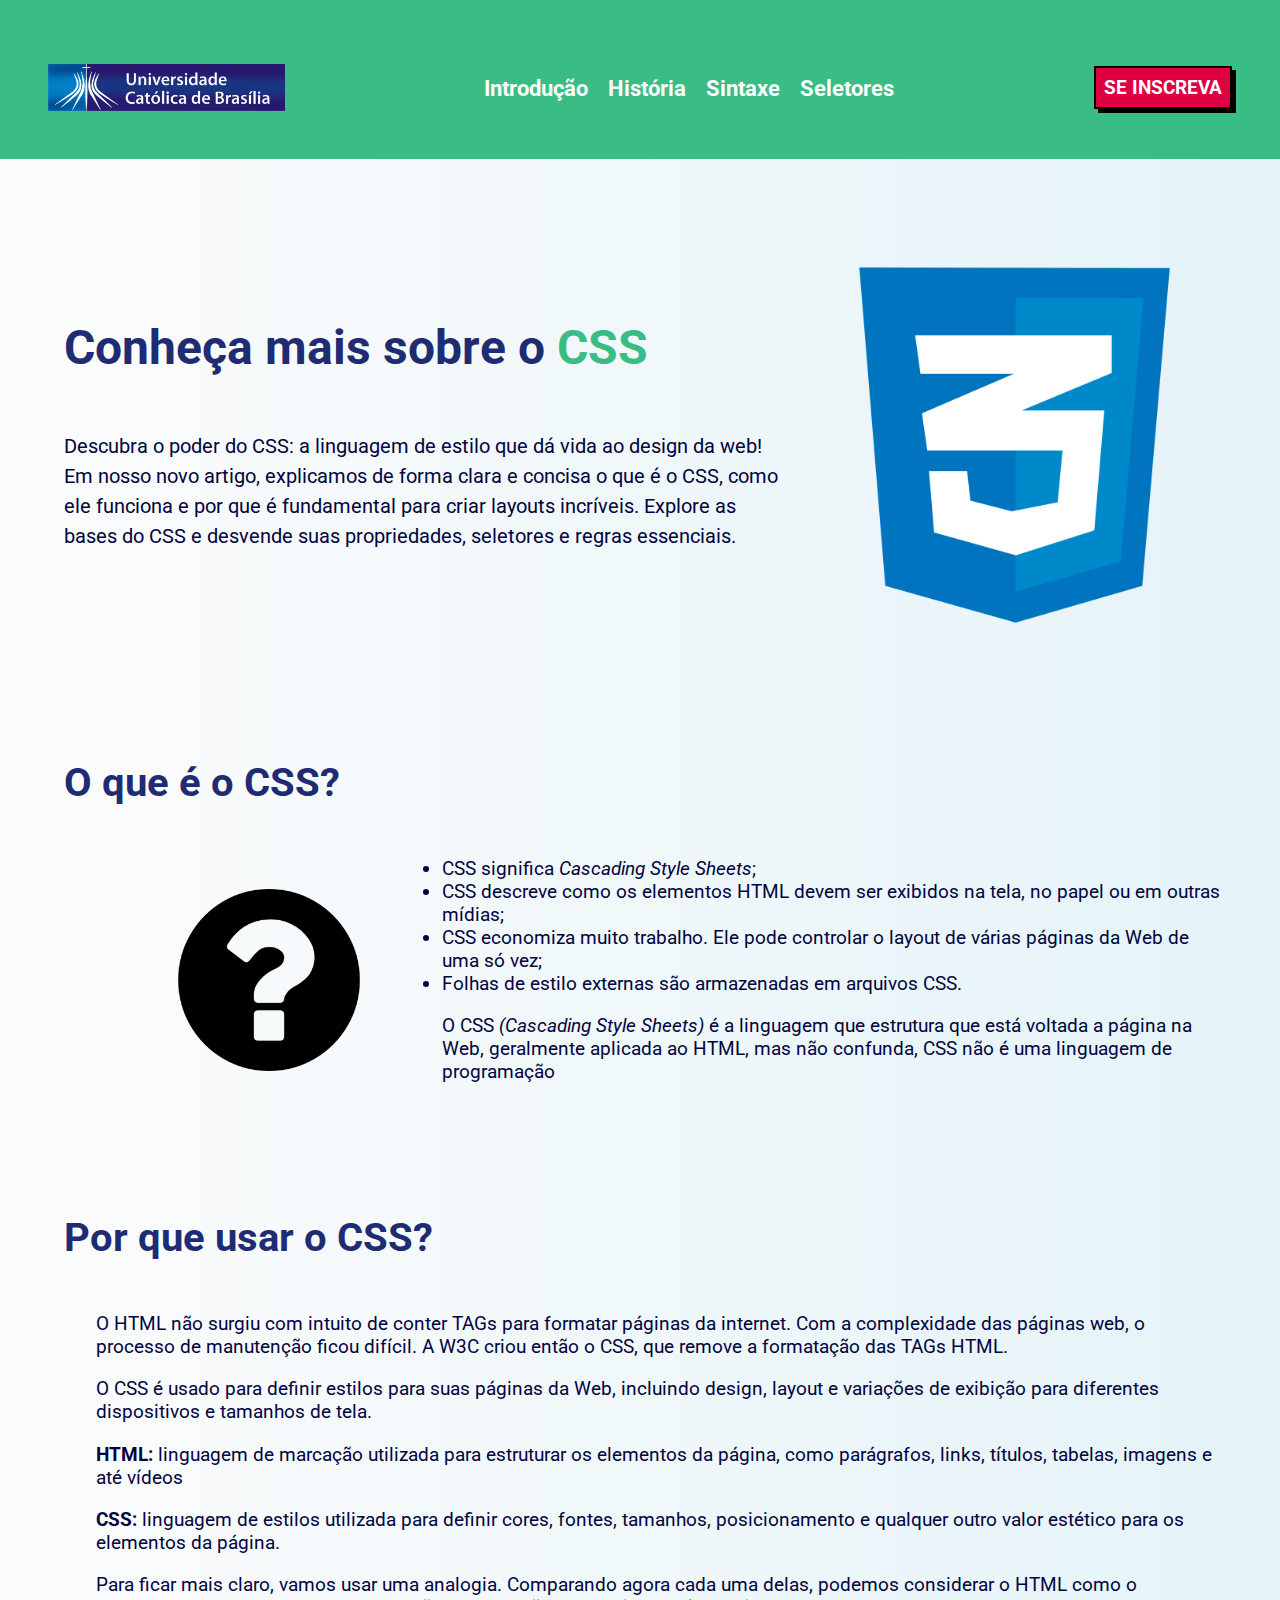
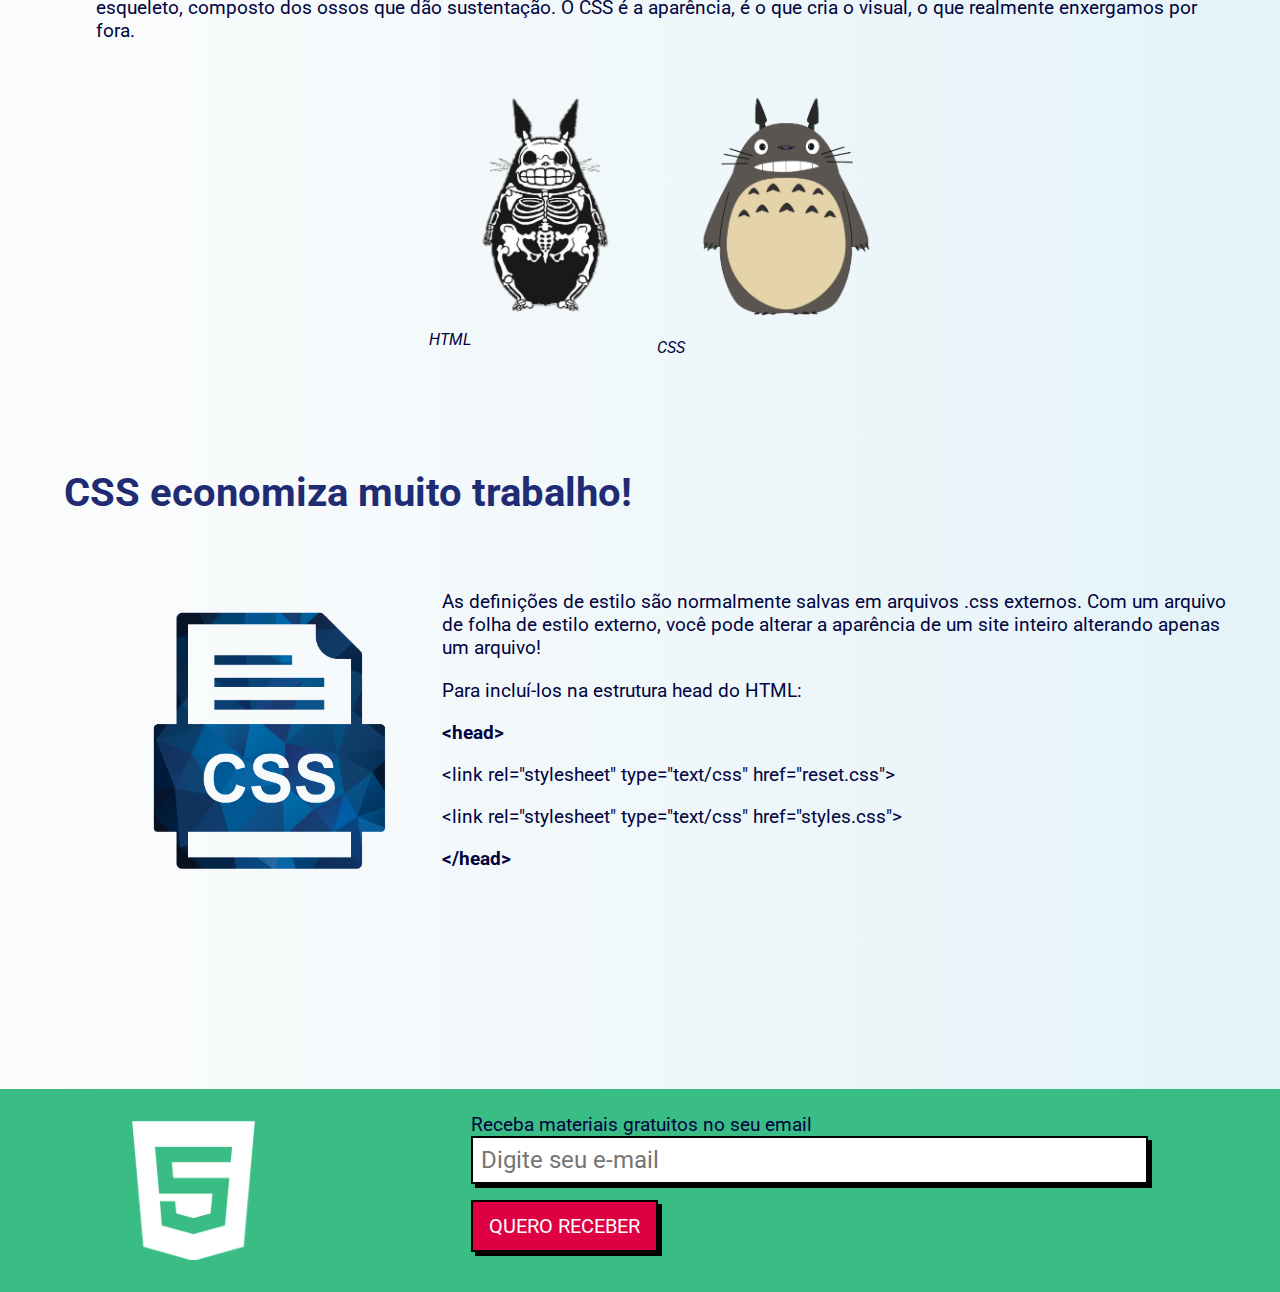
<file: index.html>
<!DOCTYPE html>
<html lang="pt-br">
  <head>
    <meta charset="UTF-8" />
    <meta http-equiv="X-UA-Compatible" content="IE=edge" />
    <meta name="viewport" content="width=device-width, initial-scale=1.0" />
    <link
      rel="shortcut icon"
      href="assets/logo_css_white.png"
      type="image/x-icon"
    />
    <link rel="preconnect" href="https://fonts.googleapis.com" />
    <link rel="preconnect" href="https://fonts.gstatic.com" crossorigin />
    <link
      href="https://fonts.googleapis.com/css2?family=Roboto:wght@100;400;500;700&display=swap"
      rel="stylesheet"
    />
    <link rel="stylesheet" href="introducao_style.css" />
    <title>Introdução CSS</title>
  </head>
  <body>
    <header>
      <div class="nav">
        <img src="assets/ucb-logo.png" alt="logo ucb" />
        <nav>
          <a href="index.html">Introdução</a>
          <a href="historia.html">História</a>
          <a href="sintaxe.html">Sintaxe</a>
          <a href="seletores.html">Seletores</a>
        </nav>
        <a href="formulario.html" class="button">Se inscreva</a>
      </div>
    </header>

    <main>
      <section class="secao-principal">
        <div class="container-row-reverse">
          <img src="assets/logo_css.png" alt="logo CSS" />
          <div>
            <h1>Conheça mais sobre o <span>CSS</span></h1>
            <p>
              Descubra o poder do CSS: a linguagem de estilo que dá vida ao
              design da web! Em nosso novo artigo, explicamos de forma clara e
              concisa o que é o CSS, como ele funciona e por que é fundamental
              para criar layouts incríveis. Explore as bases do CSS e desvende
              suas propriedades, seletores e regras essenciais.
            </p>
          </div>
        </div>
      </section>

      <section class="secao-conceitos">
        <div class="conceitos">
          <article class="conceito-1">
            <h2>O que é o CSS?</h2>
            <div class="container">
              <img src="assets/interrogacao.png" alt="interrogação" />
              <div class="texto">
                <ul>
                  <li>CSS significa <i>Cascading Style Sheets</i>;</li>
                  <li>
                    CSS descreve como os elementos HTML devem ser exibidos na
                    tela, no papel ou em outras mídias;
                  </li>
                  <li>
                    CSS economiza muito trabalho. Ele pode controlar o layout de
                    várias páginas da Web de uma só vez;
                  </li>
                  <li>
                    Folhas de estilo externas são armazenadas em arquivos CSS.
                  </li>

                  <p>
                    O CSS <i>(Cascading Style Sheets)</i> é a linguagem que
                    estrutura que está voltada a página na Web, geralmente
                    aplicada ao HTML, mas não confunda, CSS não é uma linguagem
                    de programação
                  </p>
                </ul>
              </div>
            </div>
          </article>

          <article class="conceito-2">
            <h2>Por que usar o CSS?</h2>
            <div class="container">
              <div class="texto">
                <p>
                  O HTML não surgiu com intuito de conter TAGs para formatar
                  páginas da internet. Com a complexidade das páginas web, o
                  processo de manutenção ficou difícil. A W3C criou então o CSS,
                  que remove a formatação das TAGs HTML.
                </p>

                <p>
                  O CSS é usado para definir estilos para suas páginas da Web,
                  incluindo design, layout e variações de exibição para
                  diferentes dispositivos e tamanhos de tela.
                </p>

                <p>
                  <strong>HTML:</strong> linguagem de marcação utilizada para
                  estruturar os elementos da página, como parágrafos, links,
                  títulos, tabelas, imagens e até vídeos
                </p>

                <p>
                  <strong>CSS:</strong> linguagem de estilos utilizada para
                  definir cores, fontes, tamanhos, posicionamento e qualquer
                  outro valor estético para os elementos da página.
                </p>

                <p>
                  Para ficar mais claro, vamos usar uma analogia. Comparando
                  agora cada uma delas, podemos considerar o HTML como o
                  esqueleto, composto dos ossos que dão sustentação. O CSS é a
                  aparência, é o que cria o visual, o que realmente enxergamos
                  por fora.
                </p>
              </div>
            </div>

            <div class="figure">
              <figure>
                <img
                  src="assets/esqueleto_totoro.png"
                  alt="totoro esqueleto"
                  class="esqueleto"
                />
                <figcaption><i>HTML</i></figcaption>
              </figure>

              <figure>
                <img src="assets/totoro.png" alt="totoro" />
                <figcaption><i>CSS</i></figcaption>
              </figure>
            </div>
          </article>

          <article class="conceito-3">
            <h2>CSS economiza muito trabalho!</h2>
            <div class="container">
              <img src="assets/css_file.png" alt="documento css" />

              <div class="texto">
                <p>
                  As definições de estilo são normalmente salvas em arquivos
                  .css externos. Com um arquivo de folha de estilo externo, você
                  pode alterar a aparência de um site inteiro alterando apenas
                  um arquivo!
                </p>

                <p>Para incluí-los na estrutura head do HTML:</p>

                <p><strong>&lt;head&gt; </strong></p>
                <p>
                  &lt;link rel="stylesheet" type="text/css" href="reset.css"&gt;
                </p>
                <p>
                  &lt;link rel="stylesheet" type="text/css"
                  href="styles.css"&gt;
                </p>
                <p><strong>&lt;/head&gt;</strong></p>
              </div>
            </div>
          </article>
        </div>
      </section>
      
    </main>

    <footer>
      <div class="noticias-form">
        <img src="assets/logo_css_white.png" alt="" />

        <form action="#">
          <label for="email">Receba materiais gratuitos no seu email</label>
          <input
            type="text"
            name="email"
            id="email"
            placeholder="Digite seu e-mail"
          />
          <button class="button">Quero receber</button>
        </form>
      </div>

      <!--<div class="linkedin">
            <p>Desenvolvido por</p>
        <ul>
            <li><a href="https://www.linkedin.com/in/tamilly-menezes/">Cris</a></li>
            <li><a href="https://www.linkedin.com/in/matheuss-bdr/">Matheus</a></li>
            <li><a href="https://www.linkedin.com/in/ryvvas/">Ryvvas</a></li>
            <li><a href="https://www.linkedin.com/in/victor-andrade-hugo/">Victor</a></li>
        </ul>
        </div> -->
    </footer>
  </body>
</html>
</file>
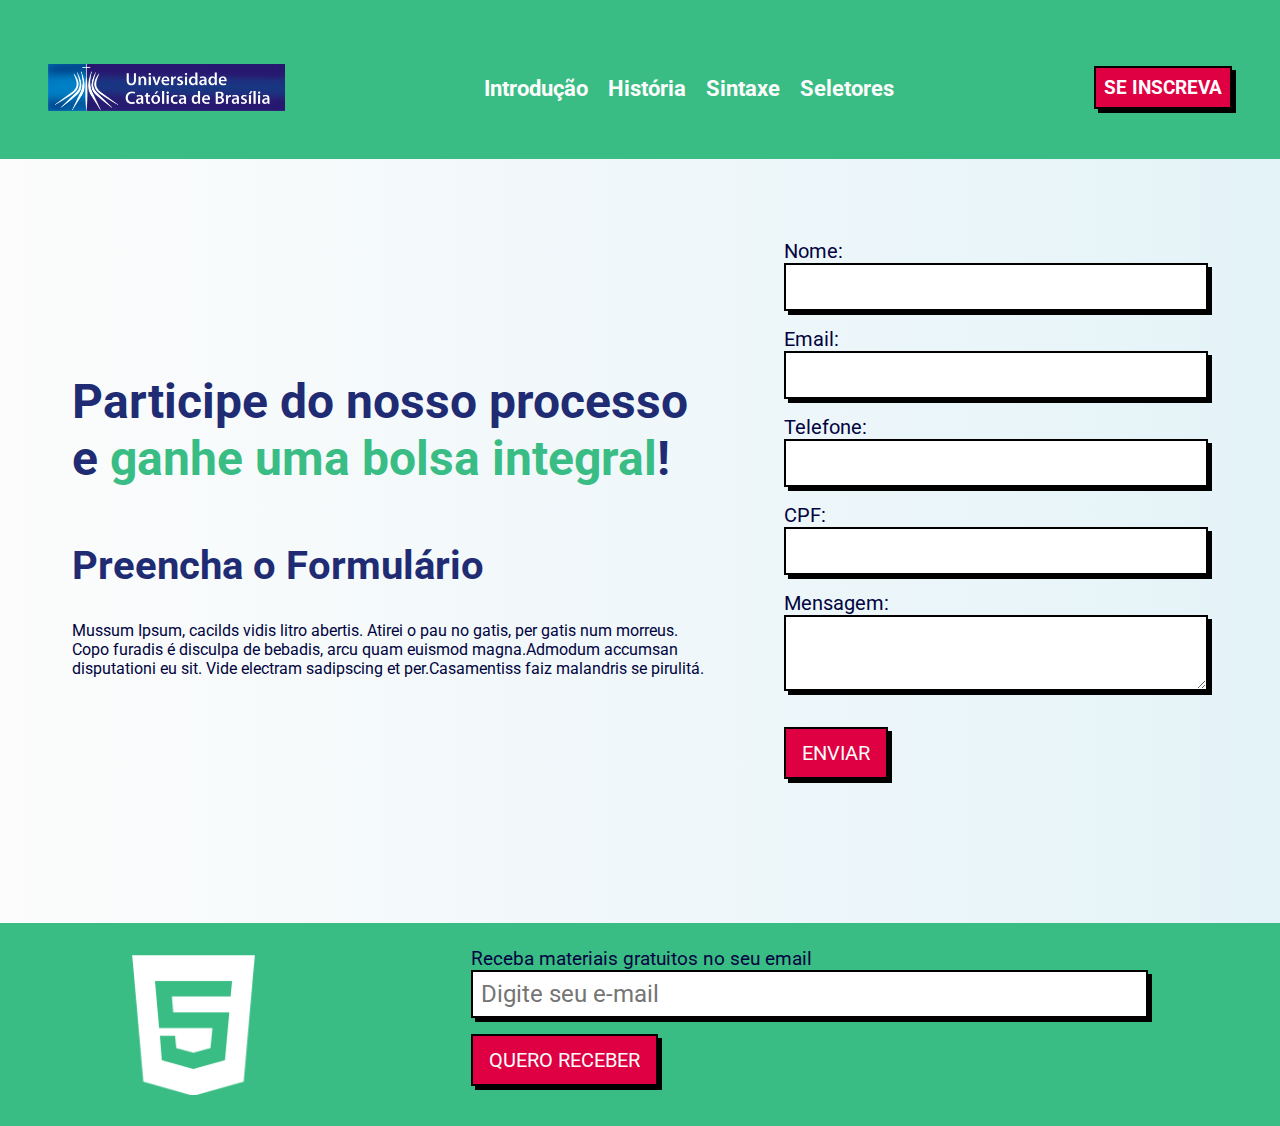
<file: formulario.html>
<!DOCTYPE html>
<html lang="pt-br">
  <head>
    <meta charset="UTF-8" />
    <meta http-equiv="X-UA-Compatible" content="IE=edge" />
    <meta name="viewport" content="width=device-width, initial-scale=1.0" />
    <link
      rel="shortcut icon"
      href="assets/logo_css_white.png"
      type="image/x-icon"
    />
    <link rel="preconnect" href="https://fonts.googleapis.com" />
    <link rel="preconnect" href="https://fonts.gstatic.com" crossorigin />
    <link
      href="https://fonts.googleapis.com/css2?family=Roboto:wght@100;400;500;700&display=swap"
      rel="stylesheet"
    />
    <link rel="stylesheet" href="introducao_style.css" />
    <link rel="stylesheet" href="formulario_style.css" />
    <title>Formulário</title>
  </head>
  <body>
    <header>
      <div class="nav">
        <img src="assets/ucb-logo.png" alt="logo ucb" />
        <nav>
          <a href="index.html">Introdução</a>
          <a href="historia.html">História</a>
          <a href="sintaxe.html">Sintaxe</a>
          <a href="seletores.html">Seletores</a>
        </nav>
        <a href="formulario.html" class="button">Se inscreva</a>
      </div>
    </header>

    <main class="apresentacao">
      <section class="formulario">
        <div class="inscricao-form">
          <h1>
            Participe do nosso processo e <span>ganhe uma bolsa integral</span>!
          </h1>
          <h2>Preencha o Formulário</h2>
          <p>
            Mussum Ipsum, cacilds vidis litro abertis. Atirei o pau no gatis,
            per gatis num morreus. Copo furadis é disculpa de bebadis, arcu quam
            euismod magna.Admodum accumsan disputationi eu sit. Vide electram
            sadipscing et per.Casamentiss faiz malandris se pirulitá.
          </p>
        </div>

        <form action="#" method="post">
          <div class="form-group">
            <label for="nome">Nome:</label>
            <input type="text" id="nome" name="nome" required />
          </div>
          <div class="form-group">
            <label for="email">Email:</label>
            <input type="email" id="email" name="email" required />
          </div>
          <div class="form-group">
            <label for="telefone">Telefone:</label>
            <input type="tel" id="telefone" name="telefone" required />
          </div>
          <div class="form-group">
            <label for="cpf">CPF:</label>
            <input type="text" id="cpf" name="cpf" required />
          </div>
          <div class="form-group">
            <label for="mensagem">Mensagem:</label>
            <textarea id="mensagem" name="mensagem" required></textarea>
          </div>
          <button class="button">Enviar</button>
        </form>
      </section>
    </main>

    <footer>
      <div class="noticias-form">
        <img src="assets/logo_css_white.png" alt="" />

        <form action="#">
          <label for="email">Receba materiais gratuitos no seu email</label>
          <input
            type="text"
            name="email"
            id="email"
            placeholder="Digite seu e-mail"
          />
          <button class="button">Quero receber</button>
        </form>
      </div>

      <!--<div class="linkedin">
            <p>Desenvolvido por</p>
        <ul>
            <li><a href="https://www.linkedin.com/in/tamilly-menezes/">Cris</a></li>
            <li><a href="https://www.linkedin.com/in/matheuss-bdr/">Matheus</a></li>
            <li><a href="https://www.linkedin.com/in/ryvvas/">Ryvvas</a></li>
            <li><a href="https://www.linkedin.com/in/victor-andrade-hugo/">Victor</a></li>
        </ul>
        </div> -->
    </footer>
  </body>
</html>
</file>
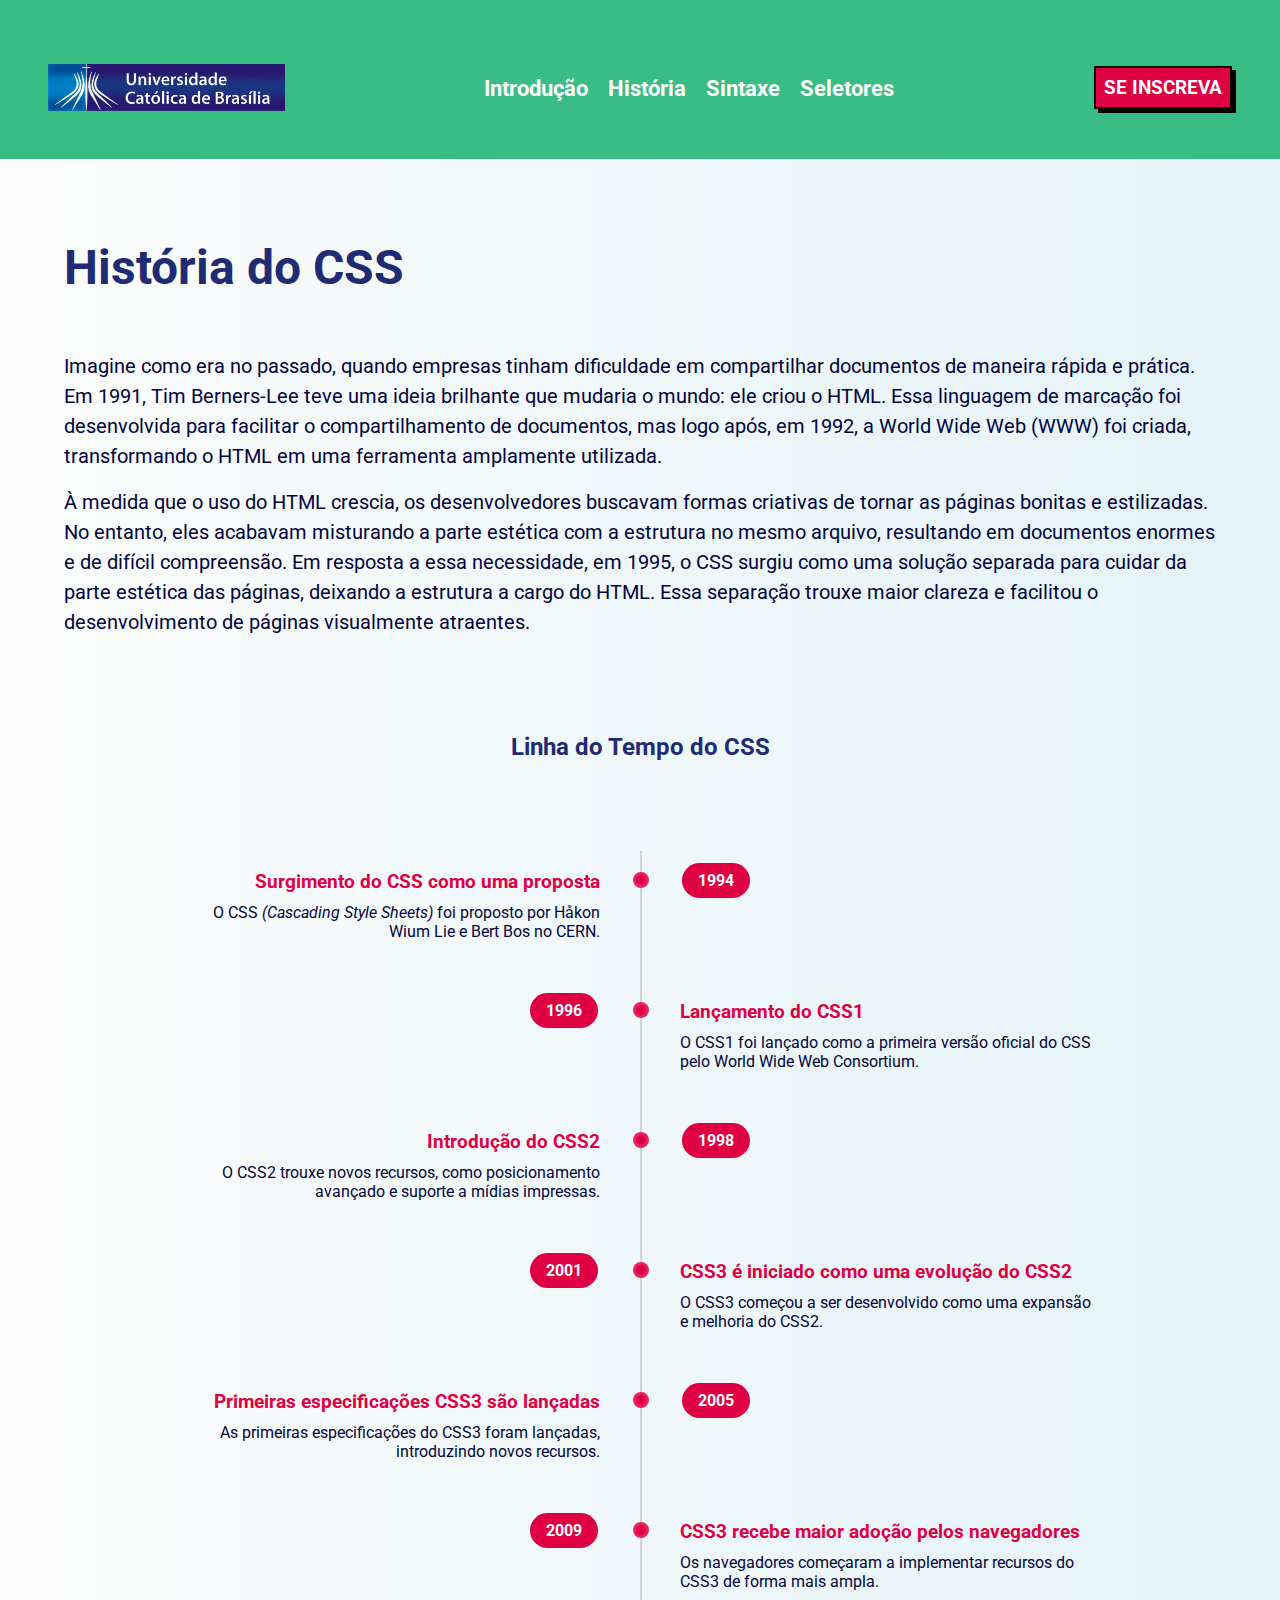
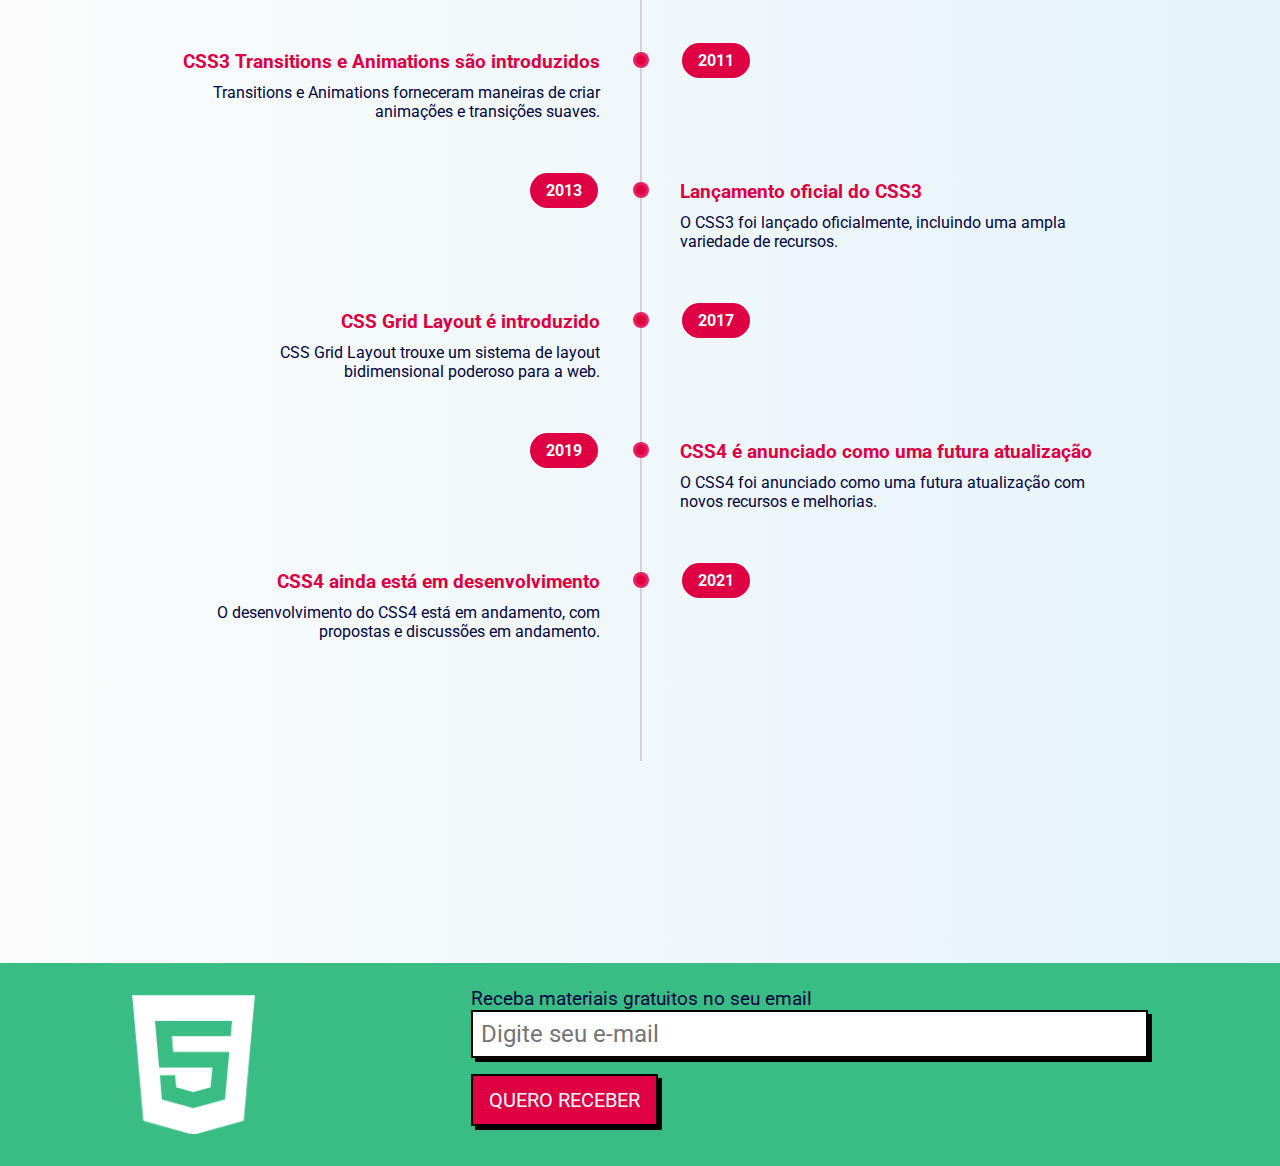
<file: historia.html>
<!DOCTYPE html>
<html lang="pt-br">
  <head>
    <meta charset="UTF-8" />
    <meta http-equiv="X-UA-Compatible" content="IE=edge" />
    <meta name="viewport" content="width=device-width, initial-scale=1.0" />
    <link rel="shortcut icon" href="assets/logo_css_white.png" type="image/x-icon"/>
    <link rel="preconnect" href="https://fonts.googleapis.com" />
    <link rel="preconnect" href="https://fonts.gstatic.com" crossorigin />
    <link
      href="https://fonts.googleapis.com/css2?family=Roboto:wght@100;400;500;700&display=swap"
      rel="stylesheet"
    />
    <link rel="stylesheet" href="historia_style.css" />
    <title>História CSS</title>
  </head>
  <body>
    <header>
      <div class="nav">
        <img src="assets/ucb-logo.png" alt="logo ucb" />
        <nav>
          <a href="index.html">Introdução</a>
          <a href="historia.html">História</a>
          <a href="sintaxe.html">Sintaxe</a>
          <a href="seletores.html">Seletores</a>
        </nav>
        <a href="formulario.html" class="button">Se inscreva</a>
      </div>
    </header>

    <main class="apresentacao">
      <section class="apresentacaoConteudo">
        <div class="historiaCss">
          <h1>História do CSS</h1>

          <p>
            Imagine como era no passado, quando empresas tinham dificuldade em
            compartilhar documentos de maneira rápida e prática. Em 1991, Tim
            Berners-Lee teve uma ideia brilhante que mudaria o mundo: ele criou
            o HTML. Essa linguagem de marcação foi desenvolvida para facilitar o
            compartilhamento de documentos, mas logo após, em 1992, a World Wide
            Web (WWW) foi criada, transformando o HTML em uma ferramenta
            amplamente utilizada.
          </p>

          <p>
            À medida que o uso do HTML crescia, os desenvolvedores buscavam
            formas criativas de tornar as páginas bonitas e estilizadas. No
            entanto, eles acabavam misturando a parte estética com a estrutura
            no mesmo arquivo, resultando em documentos enormes e de difícil
            compreensão. Em resposta a essa necessidade, em 1995, o CSS surgiu
            como uma solução separada para cuidar da parte estética das páginas,
            deixando a estrutura a cargo do HTML. Essa separação trouxe maior
            clareza e facilitou o desenvolvimento de páginas visualmente
            atraentes.
          </p>
        </div>

        <h2>Linha do Tempo do CSS</h2>
      </section>

      <section class="apresentacaoLinhaDoTempo">
        <ul>
          <li>
            <div class="conteudo">
              <h3>Surgimento do CSS como uma proposta</h3>
              <p>
                O CSS <i>(Cascading Style Sheets)</i> foi proposto por Håkon
                Wium Lie e Bert Bos no CERN.
              </p>
            </div>
            <div class="tempo">
              <h4>1994</h4>
            </div>
          </li>
          <li>
            <div class="conteudo">
              <h3>Lançamento do CSS1</h3>
              <p>
                O CSS1 foi lançado como a primeira versão oficial do CSS pelo
                World Wide Web Consortium.
              </p>
            </div>
            <div class="tempo">
              <h4>1996</h4>
            </div>
          </li>
          <li>
            <div class="conteudo">
              <h3>Introdução do CSS2</h3>
              <p>
                O CSS2 trouxe novos recursos, como posicionamento avançado e
                suporte a mídias impressas.
              </p>
            </div>
            <div class="tempo">
              <h4>1998</h4>
            </div>
          </li>
          <li>
            <div class="conteudo">
              <h3>CSS3 é iniciado como uma evolução do CSS2</h3>
              <p>
                O CSS3 começou a ser desenvolvido como uma expansão e melhoria
                do CSS2.
              </p>
            </div>
            <div class="tempo">
              <h4>2001</h4>
            </div>
          </li>
          <li>
            <div class="conteudo">
              <h3>Primeiras especificações CSS3 são lançadas</h3>
              <p>
                As primeiras especificações do CSS3 foram lançadas, introduzindo
                novos recursos.
              </p>
            </div>
            <div class="tempo">
              <h4>2005</h4>
            </div>
          </li>
          <li>
            <div class="conteudo">
              <h3>CSS3 recebe maior adoção pelos navegadores</h3>
              <p>
                Os navegadores começaram a implementar recursos do CSS3 de forma
                mais ampla.
              </p>
            </div>
            <div class="tempo">
              <h4>2009</h4>
            </div>
          </li>
          <li>
            <div class="conteudo">
              <h3>CSS3 Transitions e Animations são introduzidos</h3>
              <p>
                Transitions e Animations forneceram maneiras de criar animações
                e transições suaves.
              </p>
            </div>
            <div class="tempo">
              <h4>2011</h4>
            </div>
          </li>
          <li>
            <div class="conteudo">
              <h3>Lançamento oficial do CSS3</h3>
              <p>
                O CSS3 foi lançado oficialmente, incluindo uma ampla variedade
                de recursos.
              </p>
            </div>
            <div class="tempo">
              <h4>2013</h4>
            </div>
          </li>
          <li>
            <div class="conteudo">
              <h3>CSS Grid Layout é introduzido</h3>
              <p>
                CSS Grid Layout trouxe um sistema de layout bidimensional
                poderoso para a web.
              </p>
            </div>
            <div class="tempo">
              <h4>2017</h4>
            </div>
          </li>
          <li>
            <div class="conteudo">
              <h3>CSS4 é anunciado como uma futura atualização</h3>
              <p>
                O CSS4 foi anunciado como uma futura atualização com novos
                recursos e melhorias.
              </p>
            </div>
            <div class="tempo">
              <h4>2019</h4>
            </div>
          </li>
          <li>
            <div class="conteudo">
              <h3>CSS4 ainda está em desenvolvimento</h3>
              <p>
                O desenvolvimento do CSS4 está em andamento, com propostas e
                discussões em andamento.
              </p>
            </div>
            <div class="tempo">
              <h4>2021</h4>
            </div>
          </li>
          <div style="clear: both"></div>
        </ul>
      </section>
    </main>

    <footer>
      <div class="noticias-form">
        <img src="assets/logo_css_white.png" alt="" />

        <form action="#">
          <label for="email">Receba materiais gratuitos no seu email</label>
          <input
            type="text"
            name="email"
            id="email"
            placeholder="Digite seu e-mail"
          />
          <button class="button">Quero receber</button>
        </form>
      </div>

      <!-- <div class="linkedin">
            <p>Desenvolvido por</p>
        <ul>
            <li><a href="https://www.linkedin.com/in/tamilly-menezes/">Cris</a></li>
            <li><a href="https://www.linkedin.com/in/matheuss-bdr/">Matheus</a></li>
            <li><a href="https://www.linkedin.com/in/ryvvas/">Ryvvas</a></li>
            <li><a href="https://www.linkedin.com/in/victor-andrade-hugo/">Victor</a></li>
        </ul>
        </div> -->
    </footer>
  </body>
</html>
</file>
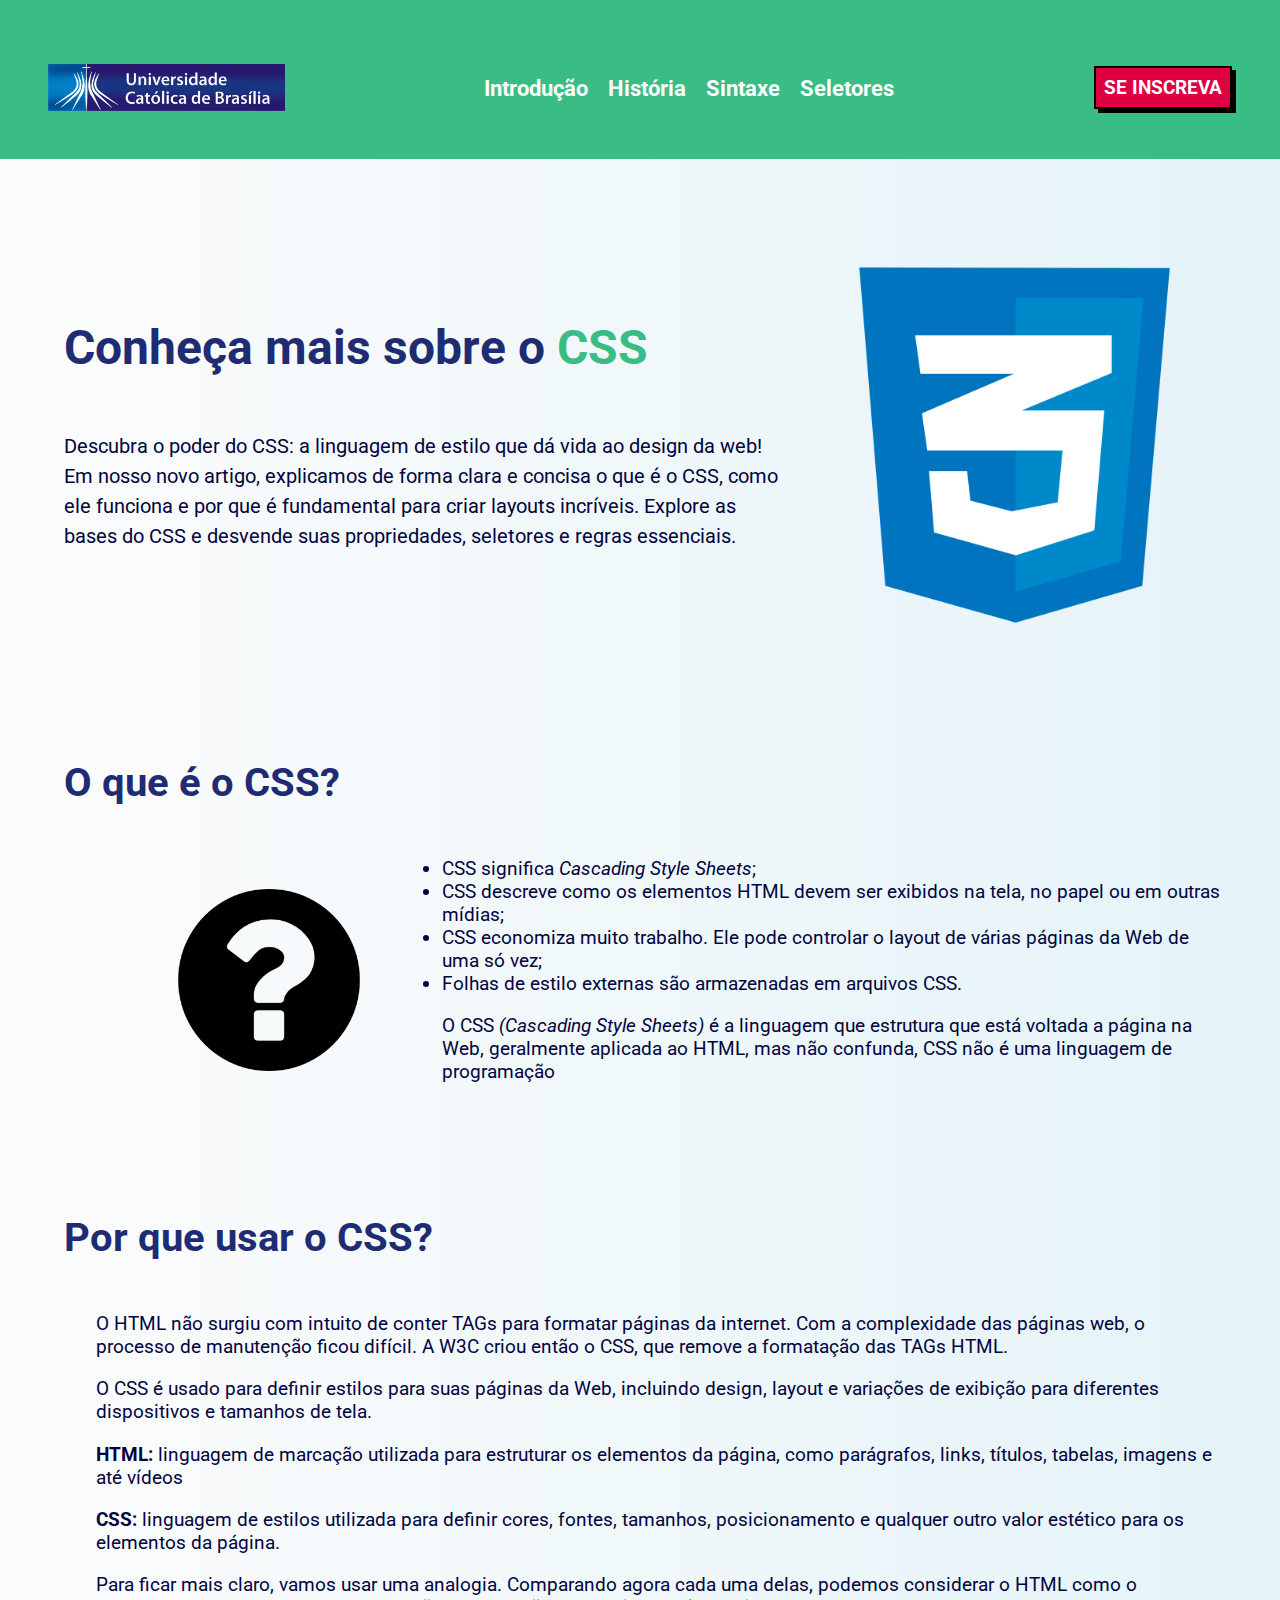
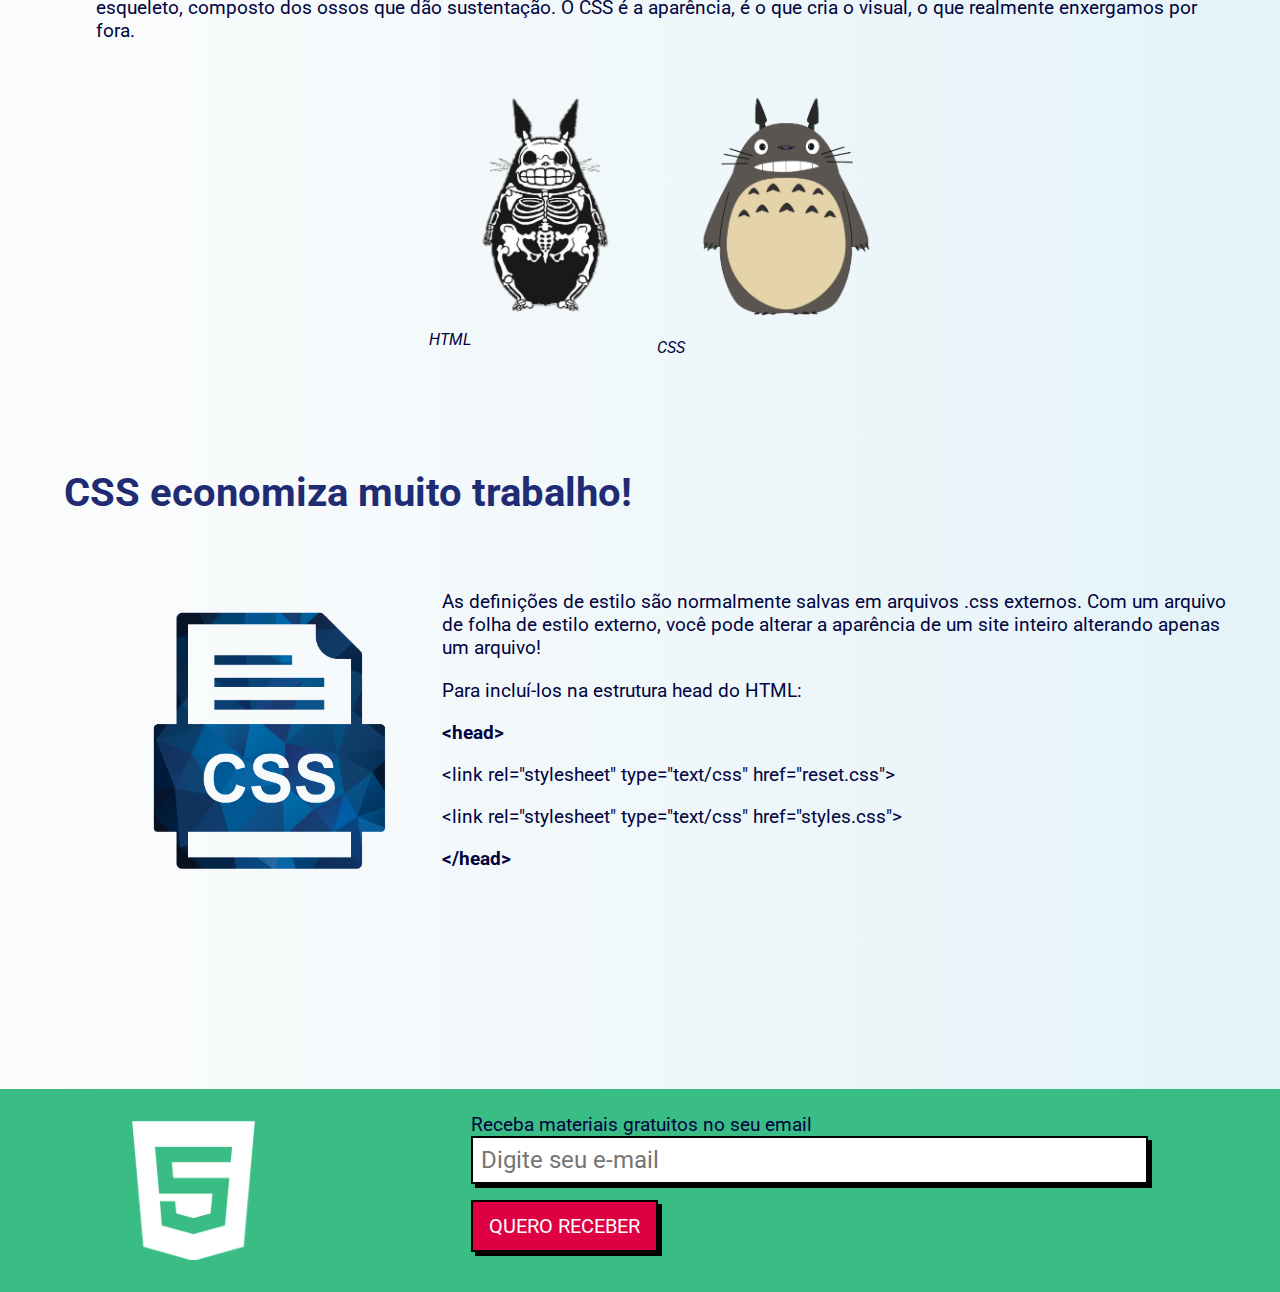
<file: introducao.html>
<!DOCTYPE html>
<html lang="pt-br">
  <head>
    <meta charset="UTF-8" />
    <meta http-equiv="X-UA-Compatible" content="IE=edge" />
    <meta name="viewport" content="width=device-width, initial-scale=1.0" />
    <link
      rel="shortcut icon"
      href="assets/logo_css_white.png"
      type="image/x-icon"
    />
    <link rel="preconnect" href="https://fonts.googleapis.com" />
    <link rel="preconnect" href="https://fonts.gstatic.com" crossorigin />
    <link
      href="https://fonts.googleapis.com/css2?family=Roboto:wght@100;400;500;700&display=swap"
      rel="stylesheet"
    />
    <link rel="stylesheet" href="introducao_style.css" />
    <title>Introdução CSS</title>
  </head>
  <body>
    <header>
      <div class="nav">
        <img src="assets/ucb-logo.png" alt="logo ucb" />
        <nav>
          <a href="introducao.html">Introdução</a>
          <a href="historia.html">História</a>
          <a href="sintaxe.html">Sintaxe</a>
          <a href="seletores.html">Seletores</a>
        </nav>
        <a href="formulario.html" class="button">Se inscreva</a>
      </div>
    </header>

    <main>
      <section class="secao-principal">
        <div class="container-row-reverse">
          <img src="assets/logo_css.png" alt="logo CSS" />
          <div>
            <h1>Conheça mais sobre o <span>CSS</span></h1>
            <p>
              Descubra o poder do CSS: a linguagem de estilo que dá vida ao
              design da web! Em nosso novo artigo, explicamos de forma clara e
              concisa o que é o CSS, como ele funciona e por que é fundamental
              para criar layouts incríveis. Explore as bases do CSS e desvende
              suas propriedades, seletores e regras essenciais.
            </p>
          </div>
        </div>
      </section>

      <section class="secao-conceitos">
        <div class="conceitos">
          <article class="conceito-1">
            <h2>O que é o CSS?</h2>
            <div class="container">
              <img src="assets/interrogacao.png" alt="interrogação" />
              <div class="texto">
                <ul>
                  <li>CSS significa <i>Cascading Style Sheets</i>;</li>
                  <li>
                    CSS descreve como os elementos HTML devem ser exibidos na
                    tela, no papel ou em outras mídias;
                  </li>
                  <li>
                    CSS economiza muito trabalho. Ele pode controlar o layout de
                    várias páginas da Web de uma só vez;
                  </li>
                  <li>
                    Folhas de estilo externas são armazenadas em arquivos CSS.
                  </li>

                  <p>
                    O CSS <i>(Cascading Style Sheets)</i> é a linguagem que
                    estrutura que está voltada a página na Web, geralmente
                    aplicada ao HTML, mas não confunda, CSS não é uma linguagem
                    de programação
                  </p>
                </ul>
              </div>
            </div>
          </article>

          <article class="conceito-2">
            <h2>Por que usar o CSS?</h2>
            <div class="container">
              <div class="texto">
                <p>
                  O HTML não surgiu com intuito de conter TAGs para formatar
                  páginas da internet. Com a complexidade das páginas web, o
                  processo de manutenção ficou difícil. A W3C criou então o CSS,
                  que remove a formatação das TAGs HTML.
                </p>

                <p>
                  O CSS é usado para definir estilos para suas páginas da Web,
                  incluindo design, layout e variações de exibição para
                  diferentes dispositivos e tamanhos de tela.
                </p>

                <p>
                  <strong>HTML:</strong> linguagem de marcação utilizada para
                  estruturar os elementos da página, como parágrafos, links,
                  títulos, tabelas, imagens e até vídeos
                </p>

                <p>
                  <strong>CSS:</strong> linguagem de estilos utilizada para
                  definir cores, fontes, tamanhos, posicionamento e qualquer
                  outro valor estético para os elementos da página.
                </p>

                <p>
                  Para ficar mais claro, vamos usar uma analogia. Comparando
                  agora cada uma delas, podemos considerar o HTML como o
                  esqueleto, composto dos ossos que dão sustentação. O CSS é a
                  aparência, é o que cria o visual, o que realmente enxergamos
                  por fora.
                </p>
              </div>
            </div>

            <div class="figure">
              <figure>
                <img
                  src="assets/esqueleto_totoro.png"
                  alt="totoro esqueleto"
                  class="esqueleto"
                />
                <figcaption><i>HTML</i></figcaption>
              </figure>

              <figure>
                <img src="assets/totoro.png" alt="totoro" />
                <figcaption><i>CSS</i></figcaption>
              </figure>
            </div>
          </article>

          <article class="conceito-3">
            <h2>CSS economiza muito trabalho!</h2>
            <div class="container">
              <img src="assets/css_file.png" alt="documento css" />

              <div class="texto">
                <p>
                  As definições de estilo são normalmente salvas em arquivos
                  .css externos. Com um arquivo de folha de estilo externo, você
                  pode alterar a aparência de um site inteiro alterando apenas
                  um arquivo!
                </p>

                <p>Para incluí-los na estrutura head do HTML:</p>

                <p><strong>&lt;head&gt; </strong></p>
                <p>
                  &lt;link rel="stylesheet" type="text/css" href="reset.css"&gt;
                </p>
                <p>
                  &lt;link rel="stylesheet" type="text/css"
                  href="styles.css"&gt;
                </p>
                <p><strong>&lt;/head&gt;</strong></p>
              </div>
            </div>
          </article>
        </div>
      </section>
      
    </main>

    <footer>
      <div class="noticias-form">
        <img src="assets/logo_css_white.png" alt="" />

        <form action="#">
          <label for="email">Receba materiais gratuitos no seu email</label>
          <input
            type="text"
            name="email"
            id="email"
            placeholder="Digite seu e-mail"
          />
          <button class="button">Quero receber</button>
        </form>
      </div>

      <!--<div class="linkedin">
            <p>Desenvolvido por</p>
        <ul>
            <li><a href="https://www.linkedin.com/in/tamilly-menezes/">Cris</a></li>
            <li><a href="https://www.linkedin.com/in/matheuss-bdr/">Matheus</a></li>
            <li><a href="https://www.linkedin.com/in/ryvvas/">Ryvvas</a></li>
            <li><a href="https://www.linkedin.com/in/victor-andrade-hugo/">Victor</a></li>
        </ul>
        </div> -->
    </footer>
  </body>
</html>
</file>
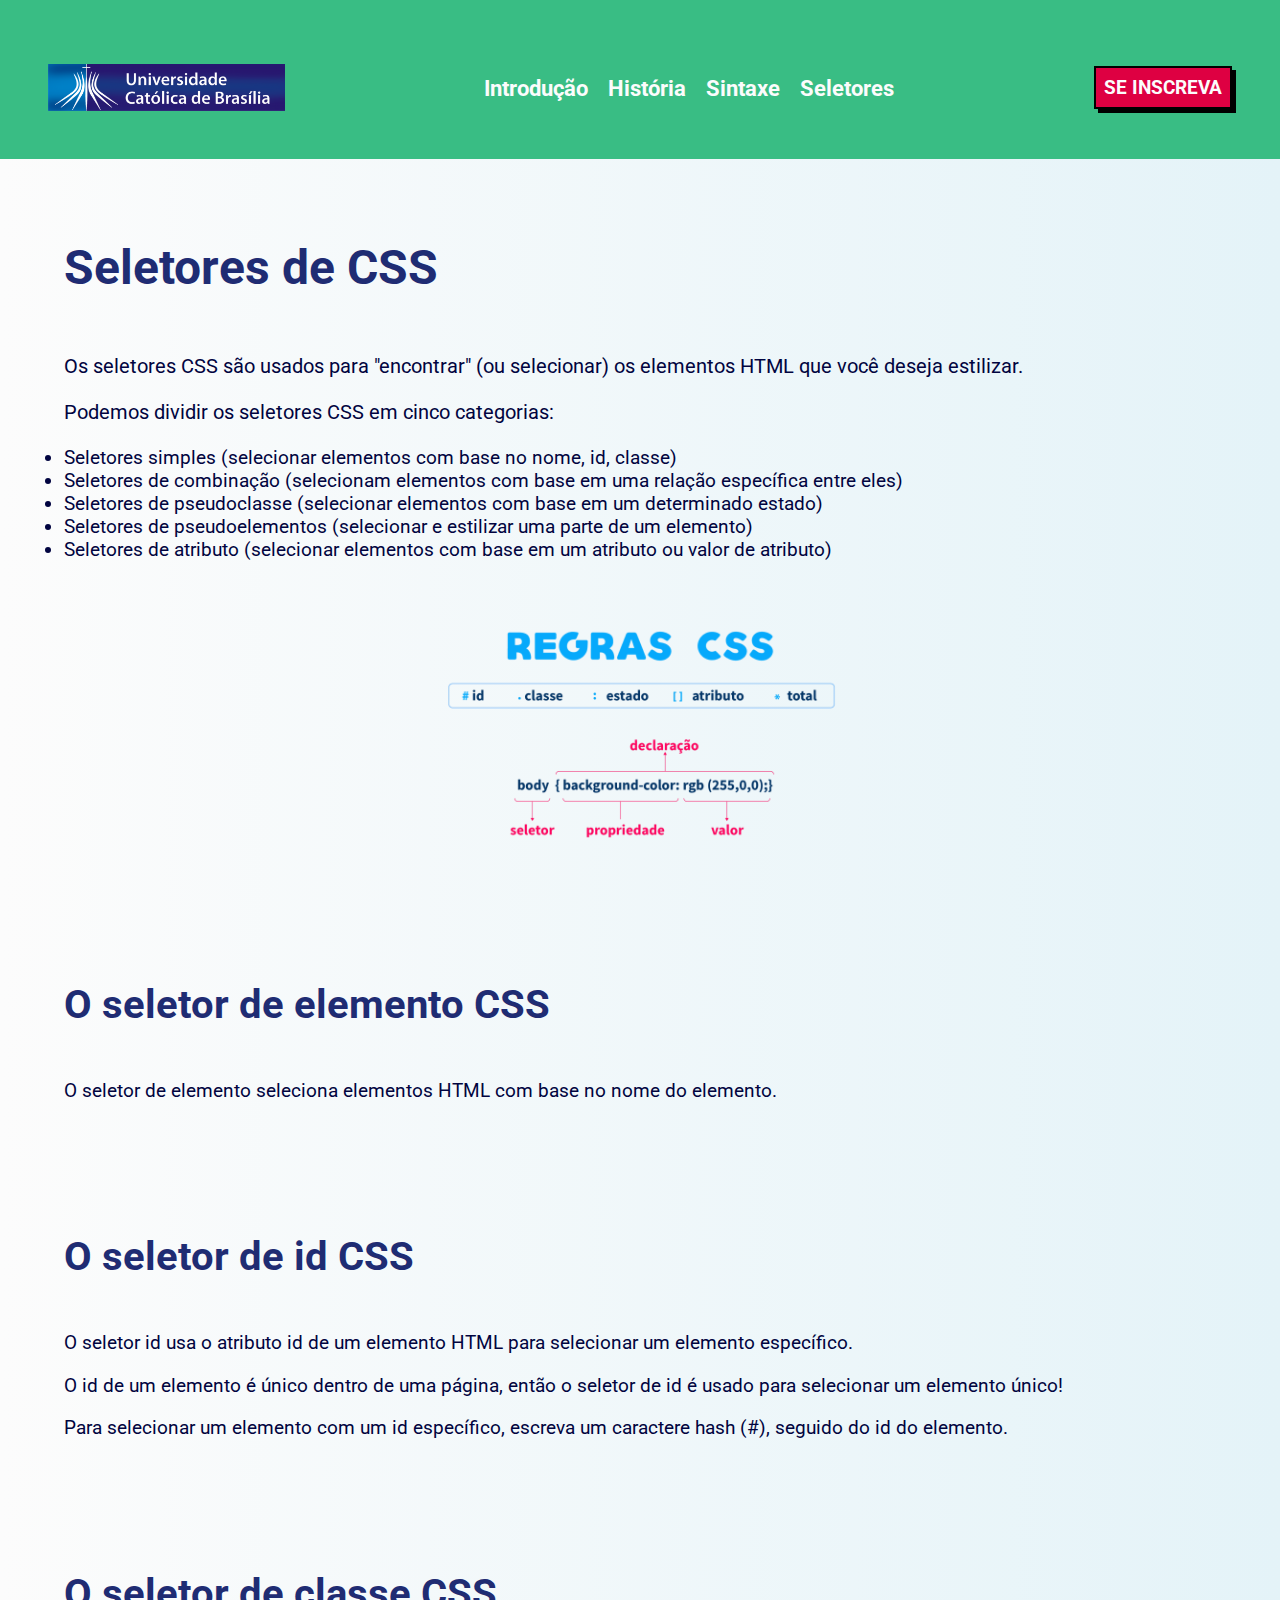
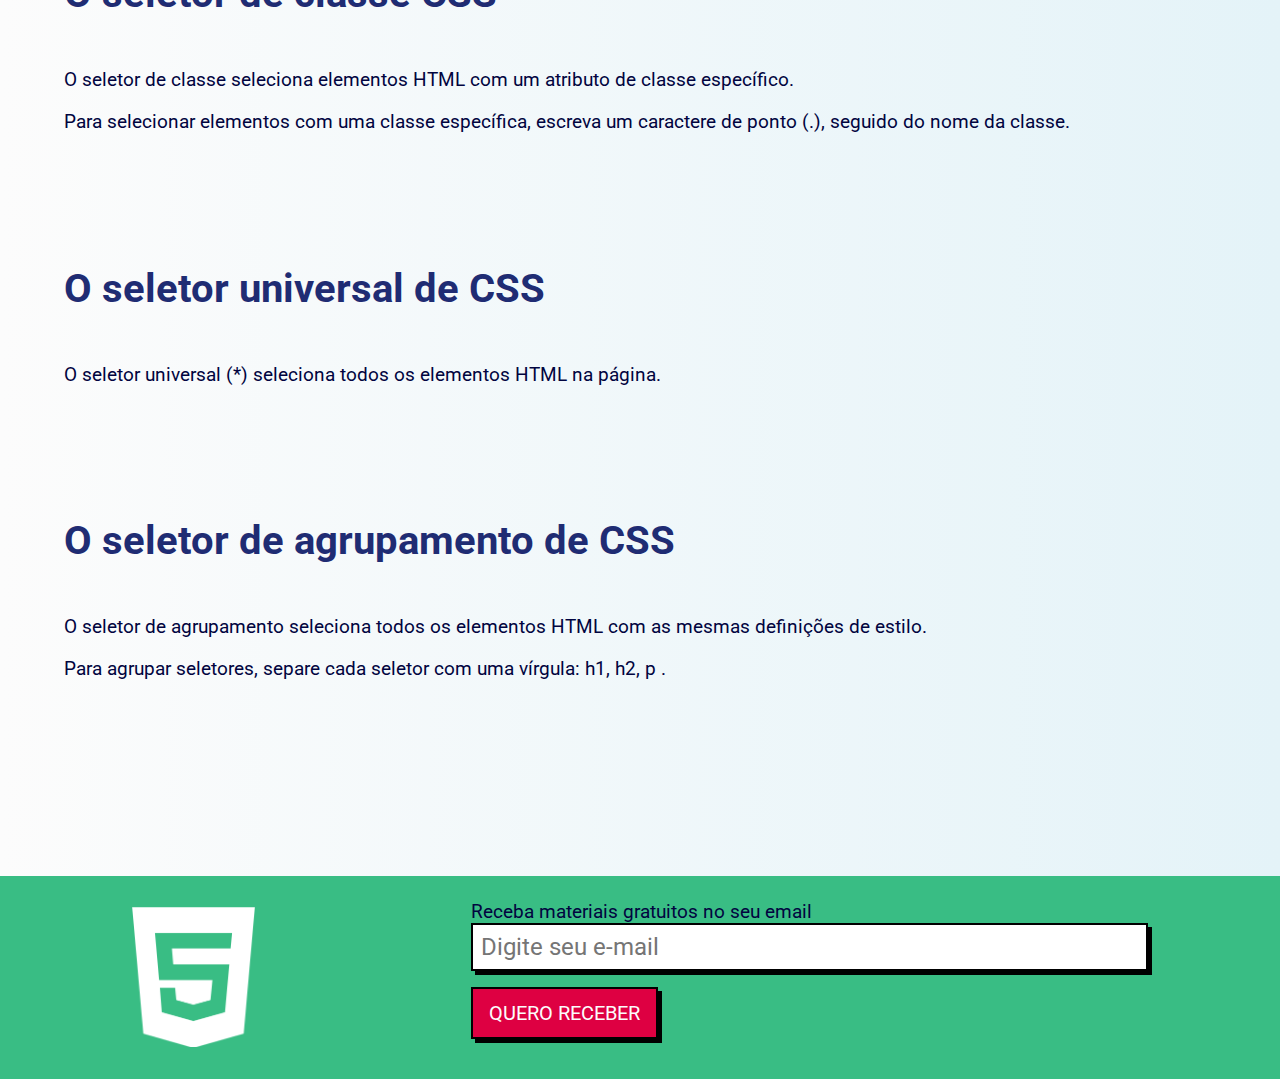
<file: seletores.html>
<!DOCTYPE html>
<html lang="pt-br">
  <head>
    <meta charset="UTF-8" />
    <meta http-equiv="X-UA-Compatible" content="IE=edge" />
    <meta name="viewport" content="width=device-width, initial-scale=1.0" />
    <link
      rel="shortcut icon"
      href="assets/logo_css_white.png"
      type="image/x-icon"
    />
    <link rel="preconnect" href="https://fonts.googleapis.com" />
    <link rel="preconnect" href="https://fonts.gstatic.com" crossorigin />
    <link
      href="https://fonts.googleapis.com/css2?family=Roboto:wght@100;400;500;700&display=swap"
      rel="stylesheet"
    />
    <link rel="stylesheet" href="introducao_style.css" />
    <title>Seletores CSS</title>
  </head>
  <body>
    <header>
      <div class="nav">
        <img src="assets/ucb-logo.png" alt="logo ucb" />
        <nav>
          <a href="index.html">Introdução</a>
          <a href="historia.html">História</a>
          <a href="sintaxe.html">Sintaxe</a>
          <a href="seletores.html">Seletores</a>
        </nav>
        <a href="formulario.html" class="button">Se inscreva</a>
      </div>
    </header>

    <main>
      <section class="secao-principal">
        <div class="container">
          <div>
            <h1>Seletores de CSS</span></h1>
            <div class="texto">
                <p>
                    Os seletores CSS são usados ​​para "encontrar" (ou selecionar) os elementos HTML que você deseja estilizar.
                  </p>
                  <p>Podemos dividir os seletores CSS em cinco categorias:</p>
            <ul>
              <li>Seletores simples (selecionar elementos com base no nome, id, classe)</li>
              <li>Seletores de combinação (selecionam elementos com base em uma relação específica entre eles)</li>
              <li>Seletores de pseudoclasse (selecionar elementos com base em um determinado estado)</li>
              <li>Seletores de pseudoelementos (selecionar e estilizar uma parte de um elemento)</li>
              <li>Seletores de atributo (selecionar elementos com base em um atributo ou valor de atributo)</li>
            </ul>
          </div>

          <div class="figure">
            <img src="assets/regras_css.png" alt="regras css">
          </div>
        </div>
      </section>

      <section class="secao-conceitos">
        <div class="conceitos">
          <article class="conceito-1">
            <h2>O seletor de elemento CSS</h2>
            <p>
                O seletor de elemento seleciona elementos HTML com base no nome do elemento.
          </p>
          
               
                  
            
          </article>

          <article class="conceito-2">
            <h2>O seletor de id CSS</h2>
            
              
                <p>
                    O seletor id usa o atributo id de um elemento HTML para selecionar um elemento específico.
                </p>

                <p>
                    O id de um elemento é único dentro de uma página, então o seletor de id é usado para selecionar um elemento único!
                </p>

                <p>
                    Para selecionar um elemento com um id específico, escreva um caractere hash (#), seguido do id do elemento.
                </p>

          </article>

          <article class="conceito-3">
            <h2>O seletor de classe CSS</h2>
           
                <p>
                    O seletor de classe seleciona elementos HTML com um atributo de classe específico.
                </p>

                <p>Para selecionar elementos com uma classe específica, escreva um caractere de ponto (.), seguido do nome da classe.</p>

          </article>

          
          <article class="conceito-4">
            <h2>O seletor universal de CSS</h2>
           
                <p>
                    O seletor universal (*) seleciona todos os elementos HTML na página.
                </p>

                

          </article>

          
          <article class="conceito-5">
            <h2>O seletor de agrupamento de CSS</h2>
           
                <p>
                    O seletor de agrupamento seleciona todos os elementos HTML com as mesmas definições de estilo.</p>

                <p>Para agrupar seletores, separe cada seletor com uma vírgula: h1, h2, p .</p>

                

          </article>
        
      </section>
      
    </main>

    <footer>
      <div class="noticias-form">
        <img src="assets/logo_css_white.png" alt="" />

        <form action="#">
          <label for="email">Receba materiais gratuitos no seu email</label>
          <input
            type="text"
            name="email"
            id="email"
            placeholder="Digite seu e-mail"
          />
          <button class="button">Quero receber</button>
        </form>
      </div>

      <!--<div class="linkedin">
            <p>Desenvolvido por</p>
        <ul>
            <li><a href="https://www.linkedin.com/in/tamilly-menezes/">Cris</a></li>
            <li><a href="https://www.linkedin.com/in/matheuss-bdr/">Matheus</a></li>
            <li><a href="https://www.linkedin.com/in/ryvvas/">Ryvvas</a></li>
            <li><a href="https://www.linkedin.com/in/victor-andrade-hugo/">Victor</a></li>
        </ul>
        </div> -->
    </footer>
  </body>
</html>
</file>
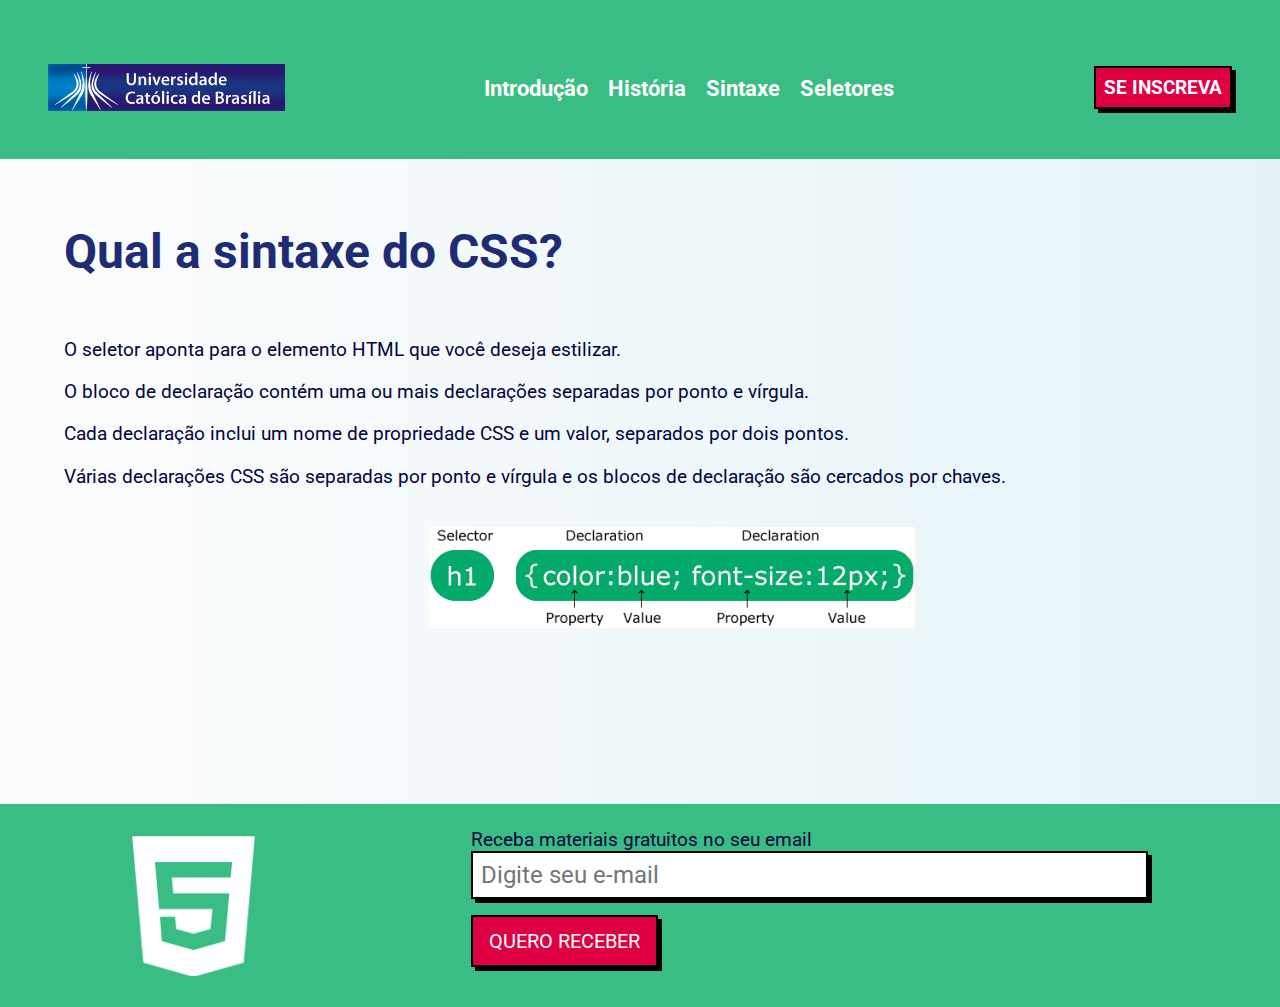
<file: sintaxe.html>
<!DOCTYPE html>
<html lang="pt-br">
  <head>
    <meta charset="UTF-8" />
    <meta http-equiv="X-UA-Compatible" content="IE=edge" />
    <meta name="viewport" content="width=device-width, initial-scale=1.0" />
    <link
      rel="shortcut icon"
      href="assets/logo_css_white.png"
      type="image/x-icon"
    />
    <link rel="preconnect" href="https://fonts.googleapis.com" />
    <link rel="preconnect" href="https://fonts.gstatic.com" crossorigin />
    <link
      href="https://fonts.googleapis.com/css2?family=Roboto:wght@100;400;500;700&display=swap"
      rel="stylesheet"
    />
    <link rel="stylesheet" href="introducao_style.css" />
    <title>Sintaxe CSS</title>
  </head>
  <body>
    <header>
      <div class="nav">
        <img src="assets/ucb-logo.png" alt="logo ucb" />
        <nav>
          <a href="index.html">Introdução</a>
          <a href="historia.html">História</a>
          <a href="sintaxe.html">Sintaxe</a>
          <a href="seletores.html">Seletores</a>
        </nav>
        <a href="formulario.html" class="button">Se inscreva</a>
      </div>
    </header>

    <main>
      <section class="secao-conceitos">
        <article class="conceito-1">
          <h1>Qual a sintaxe do CSS?</h1>

          <div class="texto">
            <p>
              O seletor aponta para o elemento HTML que você deseja estilizar.
            </p>
            <p>
              O bloco de declaração contém uma ou mais declarações separadas por
              ponto e vírgula.
            </p>
            <p>
              Cada declaração inclui um nome de propriedade CSS e um valor,
              separados por dois pontos.
            </p>
            <p>
              Várias declarações CSS são separadas por ponto e vírgula e os
              blocos de declaração são cercados por chaves.
            </p>
          </div>

          <div class="figure">
            <img src="assets/sintaxe_css.gif" alt="sintaxe css" />
          </div>
        </article>
      </section>
    </main>

    <footer>
      <div class="noticias-form">
        <img src="assets/logo_css_white.png" alt="" />

        <form action="#">
          <label for="email">Receba materiais gratuitos no seu email</label>
          <input
            type="text"
            name="email"
            id="email"
            placeholder="Digite seu e-mail"
          />
          <button class="button">Quero receber</button>
        </form>
      </div>

      <!--<div class="linkedin">
            <p>Desenvolvido por</p>
        <ul>
            <li><a href="https://www.linkedin.com/in/tamilly-menezes/">Cris</a></li>
            <li><a href="https://www.linkedin.com/in/matheuss-bdr/">Matheus</a></li>
            <li><a href="https://www.linkedin.com/in/ryvvas/">Ryvvas</a></li>
            <li><a href="https://www.linkedin.com/in/victor-andrade-hugo/">Victor</a></li>
        </ul>
        </div> -->
    </footer>
  </body>
</html>
</file>
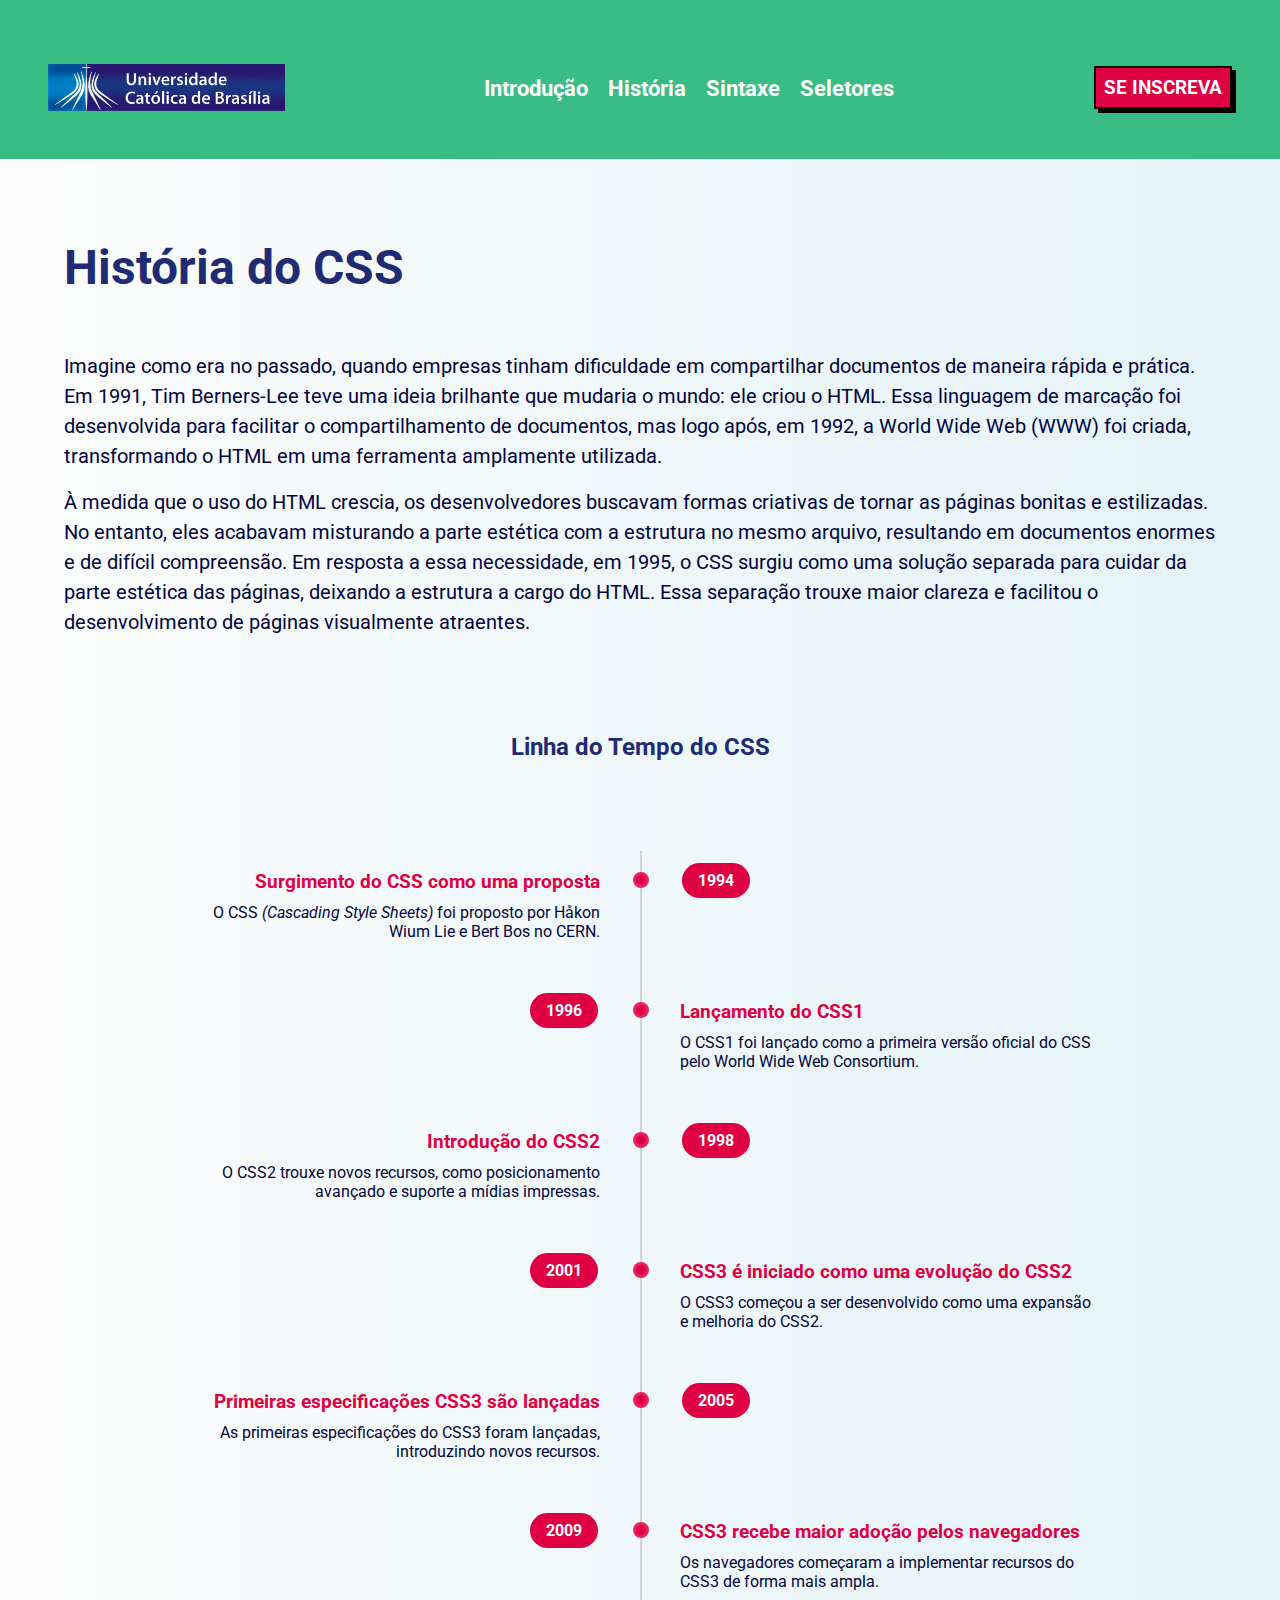
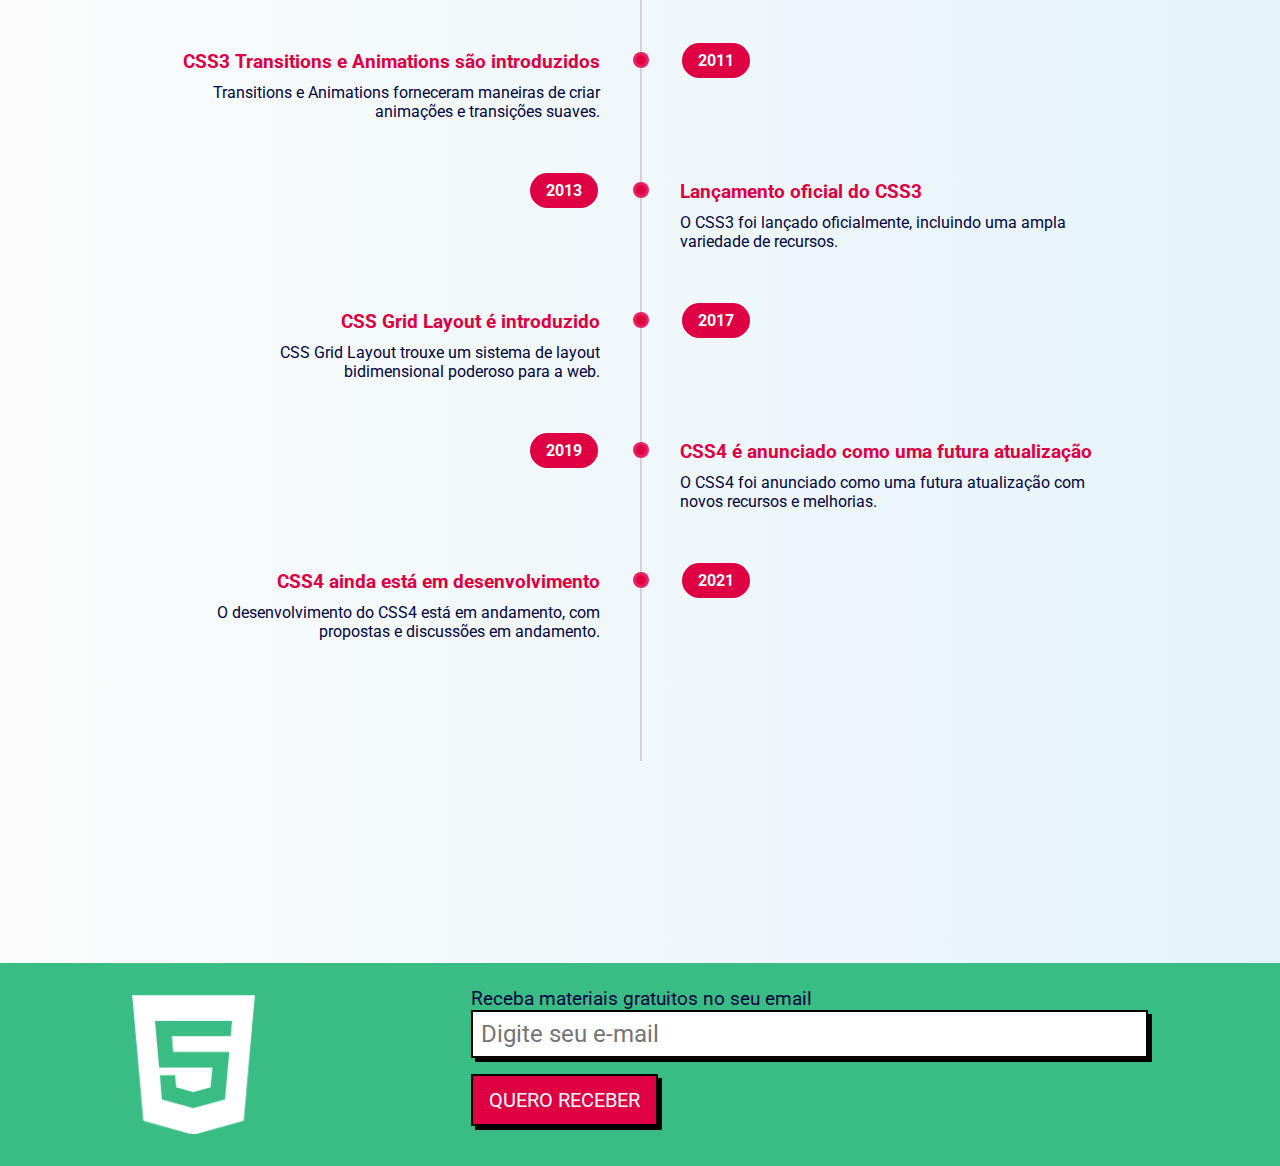
<file: ProjetoEmGrupoFront/historia.html>
<!DOCTYPE html>
<html lang="pt-br">
  <head>
    <meta charset="UTF-8" />
    <meta http-equiv="X-UA-Compatible" content="IE=edge" />
    <meta name="viewport" content="width=device-width, initial-scale=1.0" />
    <link rel="shortcut icon" href="assets/logo_css_white.png" type="image/x-icon"/>
    <link rel="preconnect" href="https://fonts.googleapis.com" />
    <link rel="preconnect" href="https://fonts.gstatic.com" crossorigin />
    <link
      href="https://fonts.googleapis.com/css2?family=Roboto:wght@100;400;500;700&display=swap"
      rel="stylesheet"
    />
    <link rel="stylesheet" href="historia_style.css" />
    <title>História CSS</title>
  </head>
  <body>
    <header>
      <div class="nav">
        <img src="assets/ucb-logo.png" alt="logo ucb" />
        <nav>
          <a href="introducao.html">Introdução</a>
          <a href="historia.html">História</a>
          <a href="sintaxe.html">Sintaxe</a>
          <a href="seletores.html">Seletores</a>
        </nav>
        <a href="formulario.html" class="button">Se inscreva</a>
      </div>
    </header>

    <main class="apresentacao">
      <section class="apresentacaoConteudo">
        <div class="historiaCss">
          <h1>História do CSS</h1>

          <p>
            Imagine como era no passado, quando empresas tinham dificuldade em
            compartilhar documentos de maneira rápida e prática. Em 1991, Tim
            Berners-Lee teve uma ideia brilhante que mudaria o mundo: ele criou
            o HTML. Essa linguagem de marcação foi desenvolvida para facilitar o
            compartilhamento de documentos, mas logo após, em 1992, a World Wide
            Web (WWW) foi criada, transformando o HTML em uma ferramenta
            amplamente utilizada.
          </p>

          <p>
            À medida que o uso do HTML crescia, os desenvolvedores buscavam
            formas criativas de tornar as páginas bonitas e estilizadas. No
            entanto, eles acabavam misturando a parte estética com a estrutura
            no mesmo arquivo, resultando em documentos enormes e de difícil
            compreensão. Em resposta a essa necessidade, em 1995, o CSS surgiu
            como uma solução separada para cuidar da parte estética das páginas,
            deixando a estrutura a cargo do HTML. Essa separação trouxe maior
            clareza e facilitou o desenvolvimento de páginas visualmente
            atraentes.
          </p>
        </div>

        <h2>Linha do Tempo do CSS</h2>
      </section>

      <section class="apresentacaoLinhaDoTempo">
        <ul>
          <li>
            <div class="conteudo">
              <h3>Surgimento do CSS como uma proposta</h3>
              <p>
                O CSS <i>(Cascading Style Sheets)</i> foi proposto por Håkon
                Wium Lie e Bert Bos no CERN.
              </p>
            </div>
            <div class="tempo">
              <h4>1994</h4>
            </div>
          </li>
          <li>
            <div class="conteudo">
              <h3>Lançamento do CSS1</h3>
              <p>
                O CSS1 foi lançado como a primeira versão oficial do CSS pelo
                World Wide Web Consortium.
              </p>
            </div>
            <div class="tempo">
              <h4>1996</h4>
            </div>
          </li>
          <li>
            <div class="conteudo">
              <h3>Introdução do CSS2</h3>
              <p>
                O CSS2 trouxe novos recursos, como posicionamento avançado e
                suporte a mídias impressas.
              </p>
            </div>
            <div class="tempo">
              <h4>1998</h4>
            </div>
          </li>
          <li>
            <div class="conteudo">
              <h3>CSS3 é iniciado como uma evolução do CSS2</h3>
              <p>
                O CSS3 começou a ser desenvolvido como uma expansão e melhoria
                do CSS2.
              </p>
            </div>
            <div class="tempo">
              <h4>2001</h4>
            </div>
          </li>
          <li>
            <div class="conteudo">
              <h3>Primeiras especificações CSS3 são lançadas</h3>
              <p>
                As primeiras especificações do CSS3 foram lançadas, introduzindo
                novos recursos.
              </p>
            </div>
            <div class="tempo">
              <h4>2005</h4>
            </div>
          </li>
          <li>
            <div class="conteudo">
              <h3>CSS3 recebe maior adoção pelos navegadores</h3>
              <p>
                Os navegadores começaram a implementar recursos do CSS3 de forma
                mais ampla.
              </p>
            </div>
            <div class="tempo">
              <h4>2009</h4>
            </div>
          </li>
          <li>
            <div class="conteudo">
              <h3>CSS3 Transitions e Animations são introduzidos</h3>
              <p>
                Transitions e Animations forneceram maneiras de criar animações
                e transições suaves.
              </p>
            </div>
            <div class="tempo">
              <h4>2011</h4>
            </div>
          </li>
          <li>
            <div class="conteudo">
              <h3>Lançamento oficial do CSS3</h3>
              <p>
                O CSS3 foi lançado oficialmente, incluindo uma ampla variedade
                de recursos.
              </p>
            </div>
            <div class="tempo">
              <h4>2013</h4>
            </div>
          </li>
          <li>
            <div class="conteudo">
              <h3>CSS Grid Layout é introduzido</h3>
              <p>
                CSS Grid Layout trouxe um sistema de layout bidimensional
                poderoso para a web.
              </p>
            </div>
            <div class="tempo">
              <h4>2017</h4>
            </div>
          </li>
          <li>
            <div class="conteudo">
              <h3>CSS4 é anunciado como uma futura atualização</h3>
              <p>
                O CSS4 foi anunciado como uma futura atualização com novos
                recursos e melhorias.
              </p>
            </div>
            <div class="tempo">
              <h4>2019</h4>
            </div>
          </li>
          <li>
            <div class="conteudo">
              <h3>CSS4 ainda está em desenvolvimento</h3>
              <p>
                O desenvolvimento do CSS4 está em andamento, com propostas e
                discussões em andamento.
              </p>
            </div>
            <div class="tempo">
              <h4>2021</h4>
            </div>
          </li>
          <div style="clear: both"></div>
        </ul>
      </section>
    </main>

    <footer>
      <div class="noticias-form">
        <img src="assets/logo_css_white.png" alt="" />

        <form action="#">
          <label for="email">Receba materiais gratuitos no seu email</label>
          <input
            type="text"
            name="email"
            id="email"
            placeholder="Digite seu e-mail"
          />
          <button class="button">Quero receber</button>
        </form>
      </div>

      <!-- <div class="linkedin">
            <p>Desenvolvido por</p>
        <ul>
            <li><a href="https://www.linkedin.com/in/tamilly-menezes/">Cris</a></li>
            <li><a href="https://www.linkedin.com/in/matheuss-bdr/">Matheus</a></li>
            <li><a href="https://www.linkedin.com/in/ryvvas/">Ryvvas</a></li>
            <li><a href="https://www.linkedin.com/in/victor-andrade-hugo/">Victor</a></li>
        </ul>
        </div> -->
    </footer>
  </body>
</html>
</file>
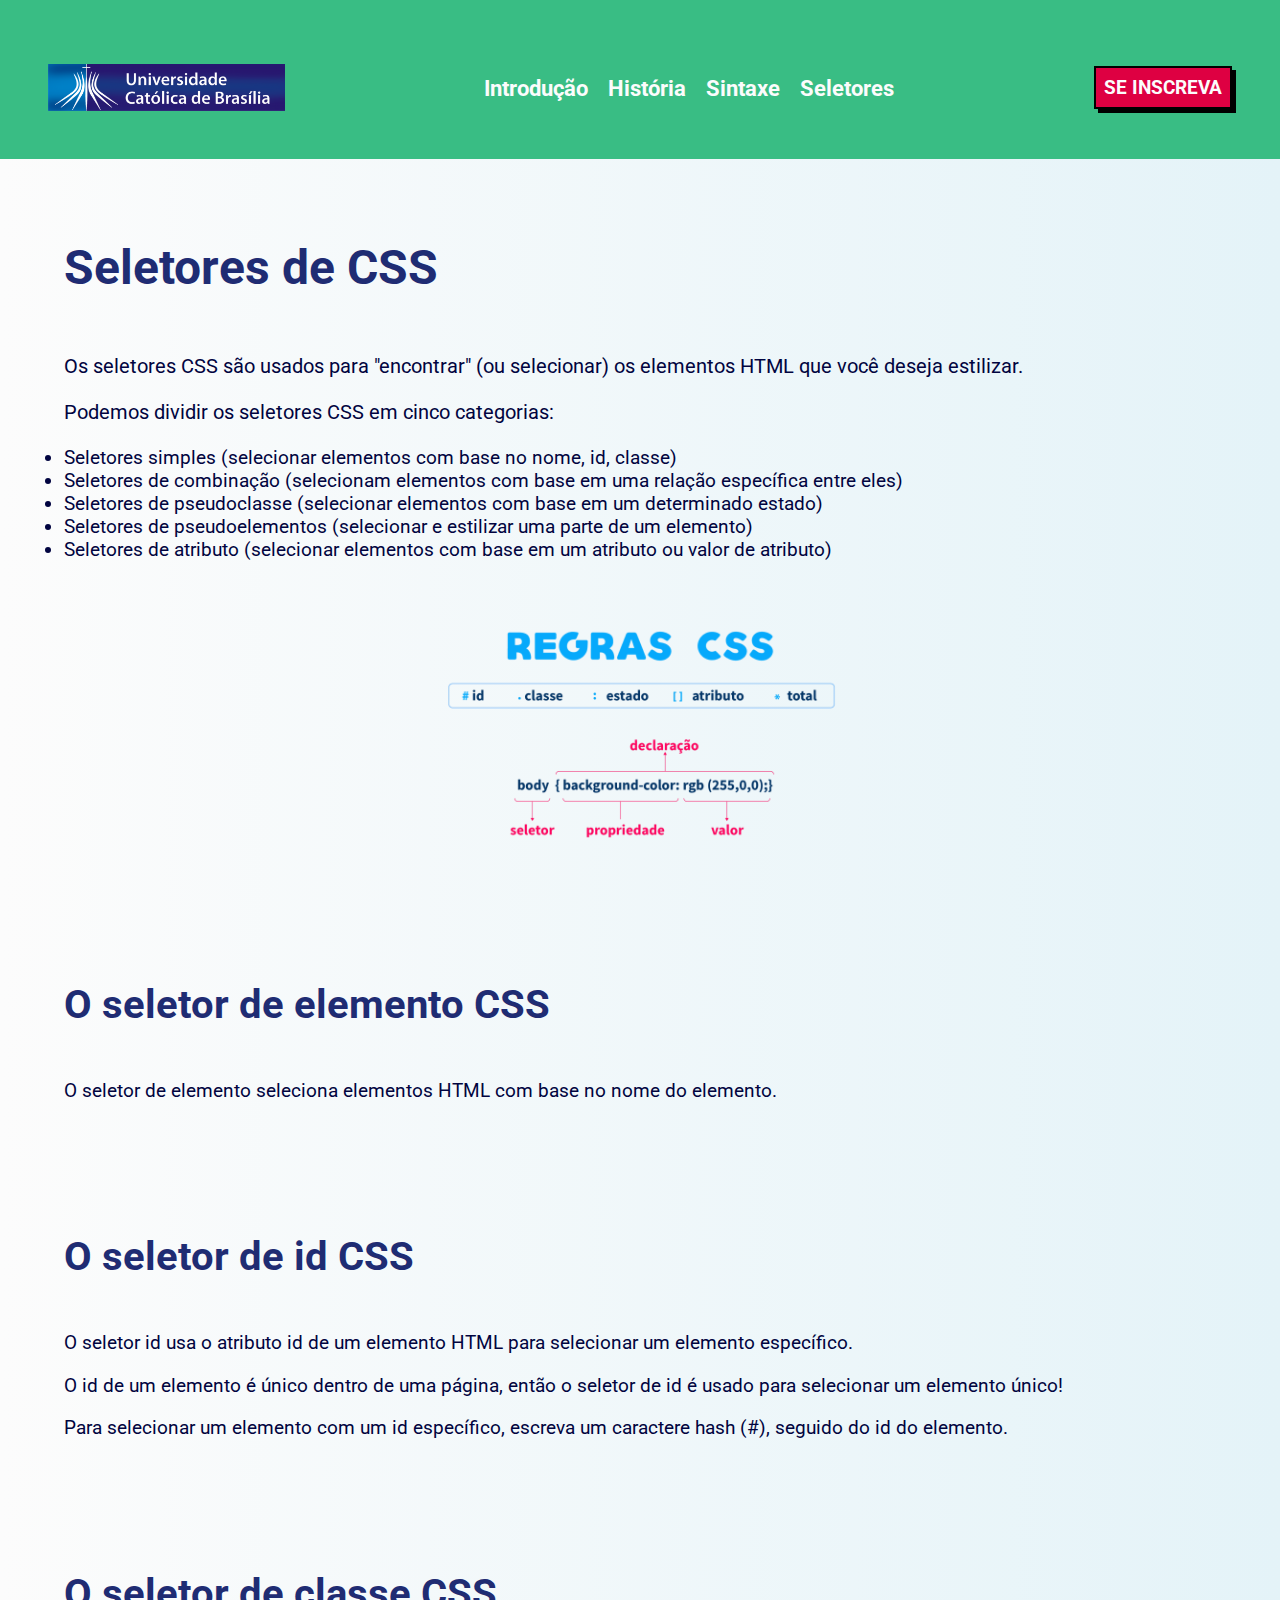
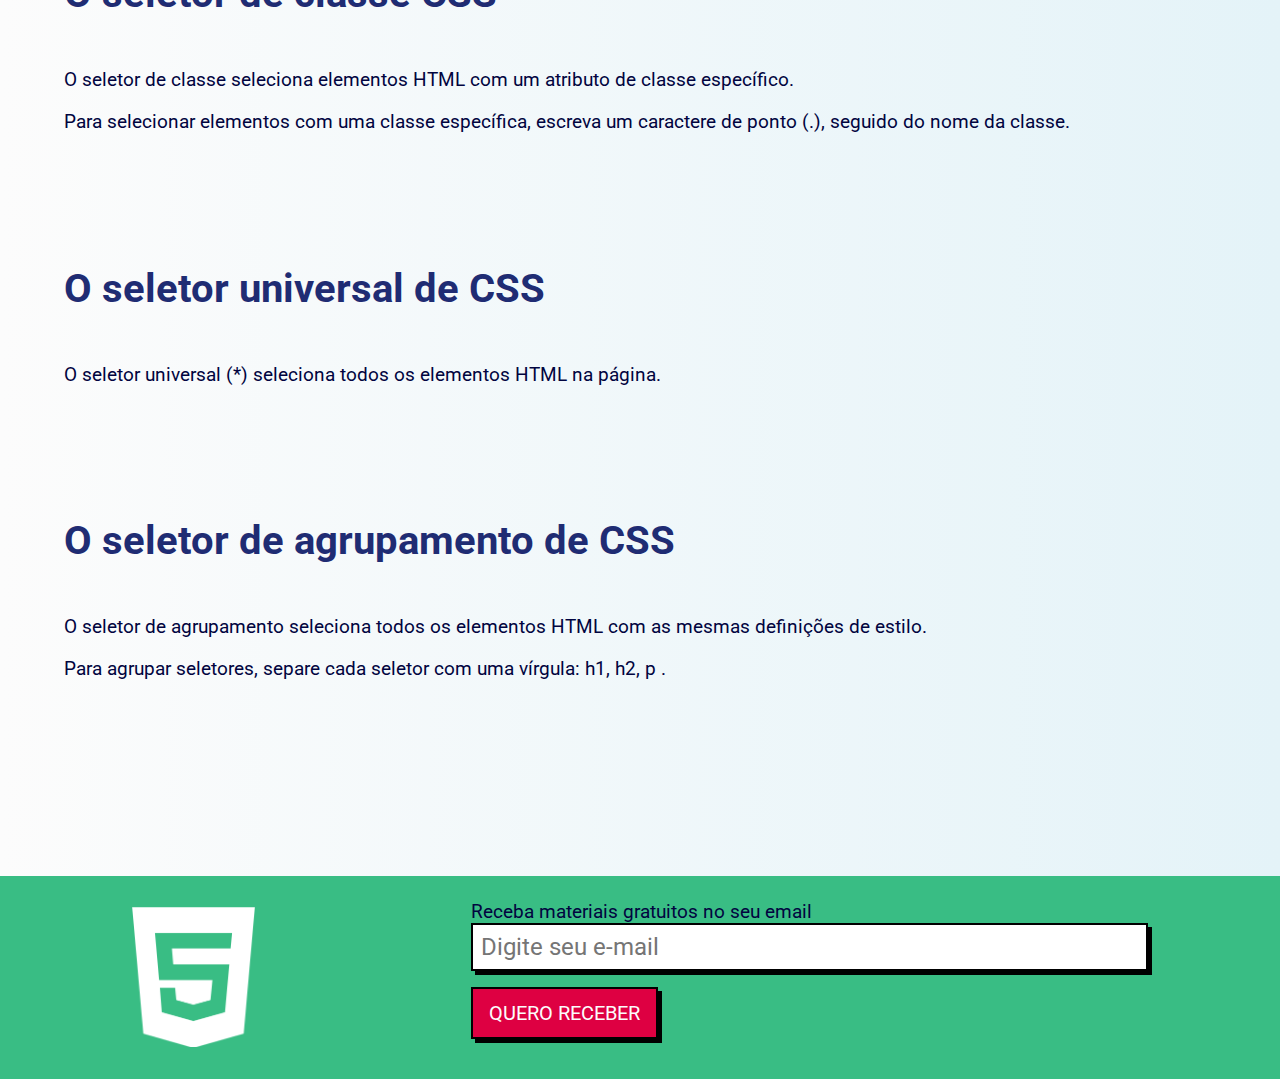
<file: ProjetoEmGrupoFront/seletores.html>
<!DOCTYPE html>
<html lang="pt-br">
  <head>
    <meta charset="UTF-8" />
    <meta http-equiv="X-UA-Compatible" content="IE=edge" />
    <meta name="viewport" content="width=device-width, initial-scale=1.0" />
    <link
      rel="shortcut icon"
      href="assets/logo_css_white.png"
      type="image/x-icon"
    />
    <link rel="preconnect" href="https://fonts.googleapis.com" />
    <link rel="preconnect" href="https://fonts.gstatic.com" crossorigin />
    <link
      href="https://fonts.googleapis.com/css2?family=Roboto:wght@100;400;500;700&display=swap"
      rel="stylesheet"
    />
    <link rel="stylesheet" href="introducao_style.css" />
    <title>Seletores CSS</title>
  </head>
  <body>
    <header>
      <div class="nav">
        <img src="assets/ucb-logo.png" alt="logo ucb" />
        <nav>
          <a href="introducao.html">Introdução</a>
          <a href="historia.html">História</a>
          <a href="sintaxe.html">Sintaxe</a>
          <a href="seletores.html">Seletores</a>
        </nav>
        <a href="formulario.html" class="button">Se inscreva</a>
      </div>
    </header>

    <main>
      <section class="secao-principal">
        <div class="container">
          <div>
            <h1>Seletores de CSS</span></h1>
            <div class="texto">
                <p>
                    Os seletores CSS são usados ​​para "encontrar" (ou selecionar) os elementos HTML que você deseja estilizar.
                  </p>
                  <p>Podemos dividir os seletores CSS em cinco categorias:</p>
            <ul>
              <li>Seletores simples (selecionar elementos com base no nome, id, classe)</li>
              <li>Seletores de combinação (selecionam elementos com base em uma relação específica entre eles)</li>
              <li>Seletores de pseudoclasse (selecionar elementos com base em um determinado estado)</li>
              <li>Seletores de pseudoelementos (selecionar e estilizar uma parte de um elemento)</li>
              <li>Seletores de atributo (selecionar elementos com base em um atributo ou valor de atributo)</li>
            </ul>
          </div>

          <div class="figure">
            <img src="assets/regras_css.png" alt="regras css">
          </div>
        </div>
      </section>

      <section class="secao-conceitos">
        <div class="conceitos">
          <article class="conceito-1">
            <h2>O seletor de elemento CSS</h2>
            <p>
                O seletor de elemento seleciona elementos HTML com base no nome do elemento.
          </p>
          
               
                  
            
          </article>

          <article class="conceito-2">
            <h2>O seletor de id CSS</h2>
            
              
                <p>
                    O seletor id usa o atributo id de um elemento HTML para selecionar um elemento específico.
                </p>

                <p>
                    O id de um elemento é único dentro de uma página, então o seletor de id é usado para selecionar um elemento único!
                </p>

                <p>
                    Para selecionar um elemento com um id específico, escreva um caractere hash (#), seguido do id do elemento.
                </p>

          </article>

          <article class="conceito-3">
            <h2>O seletor de classe CSS</h2>
           
                <p>
                    O seletor de classe seleciona elementos HTML com um atributo de classe específico.
                </p>

                <p>Para selecionar elementos com uma classe específica, escreva um caractere de ponto (.), seguido do nome da classe.</p>

          </article>

          
          <article class="conceito-4">
            <h2>O seletor universal de CSS</h2>
           
                <p>
                    O seletor universal (*) seleciona todos os elementos HTML na página.
                </p>

                

          </article>

          
          <article class="conceito-5">
            <h2>O seletor de agrupamento de CSS</h2>
           
                <p>
                    O seletor de agrupamento seleciona todos os elementos HTML com as mesmas definições de estilo.</p>

                <p>Para agrupar seletores, separe cada seletor com uma vírgula: h1, h2, p .</p>

                

          </article>
        
      </section>
      
    </main>

    <footer>
      <div class="noticias-form">
        <img src="assets/logo_css_white.png" alt="" />

        <form action="#">
          <label for="email">Receba materiais gratuitos no seu email</label>
          <input
            type="text"
            name="email"
            id="email"
            placeholder="Digite seu e-mail"
          />
          <button class="button">Quero receber</button>
        </form>
      </div>

      <!--<div class="linkedin">
            <p>Desenvolvido por</p>
        <ul>
            <li><a href="https://www.linkedin.com/in/tamilly-menezes/">Cris</a></li>
            <li><a href="https://www.linkedin.com/in/matheuss-bdr/">Matheus</a></li>
            <li><a href="https://www.linkedin.com/in/ryvvas/">Ryvvas</a></li>
            <li><a href="https://www.linkedin.com/in/victor-andrade-hugo/">Victor</a></li>
        </ul>
        </div> -->
    </footer>
  </body>
</html>
</file>
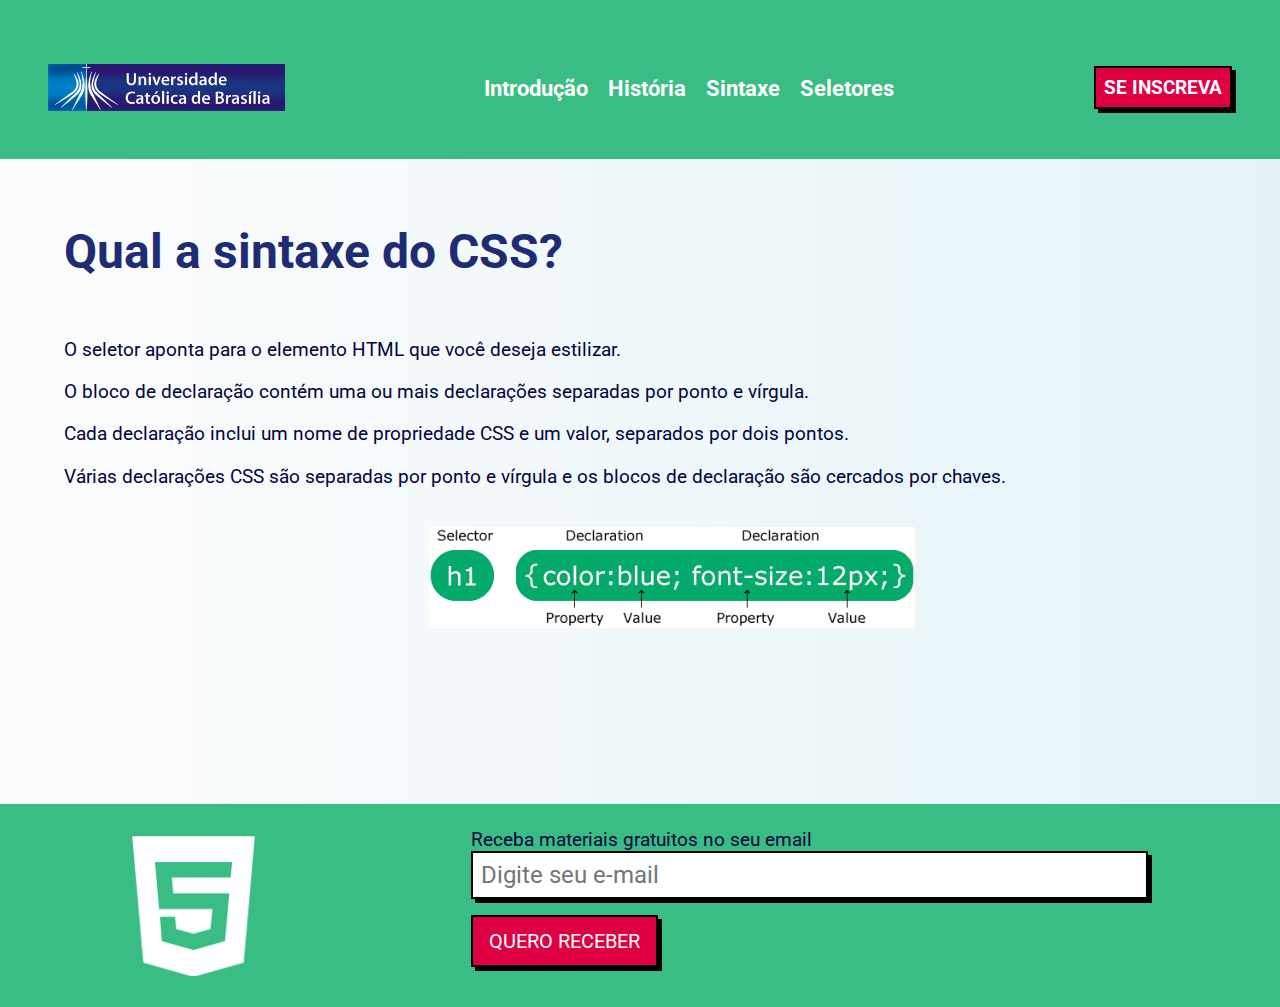
<file: ProjetoEmGrupoFront/sintaxe.html>
<!DOCTYPE html>
<html lang="pt-br">
  <head>
    <meta charset="UTF-8" />
    <meta http-equiv="X-UA-Compatible" content="IE=edge" />
    <meta name="viewport" content="width=device-width, initial-scale=1.0" />
    <link
      rel="shortcut icon"
      href="assets/logo_css_white.png"
      type="image/x-icon"
    />
    <link rel="preconnect" href="https://fonts.googleapis.com" />
    <link rel="preconnect" href="https://fonts.gstatic.com" crossorigin />
    <link
      href="https://fonts.googleapis.com/css2?family=Roboto:wght@100;400;500;700&display=swap"
      rel="stylesheet"
    />
    <link rel="stylesheet" href="introducao_style.css" />
    <title>Sintaxe CSS</title>
  </head>
  <body>
    <header>
      <div class="nav">
        <img src="assets/ucb-logo.png" alt="logo ucb" />
        <nav>
          <a href="introducao.html">Introdução</a>
          <a href="historia.html">História</a>
          <a href="sintaxe.html">Sintaxe</a>
          <a href="seletores.html">Seletores</a>
        </nav>
        <a href="formulario.html" class="button">Se inscreva</a>
      </div>
    </header>

    <main>
      <section class="secao-conceitos">
        <article class="conceito-1">
          <h1>Qual a sintaxe do CSS?</h1>

          <div class="texto">
            <p>
              O seletor aponta para o elemento HTML que você deseja estilizar.
            </p>
            <p>
              O bloco de declaração contém uma ou mais declarações separadas por
              ponto e vírgula.
            </p>
            <p>
              Cada declaração inclui um nome de propriedade CSS e um valor,
              separados por dois pontos.
            </p>
            <p>
              Várias declarações CSS são separadas por ponto e vírgula e os
              blocos de declaração são cercados por chaves.
            </p>
          </div>

          <div class="figure">
            <img src="assets/sintaxe_css.gif" alt="sintaxe css" />
          </div>
        </article>
      </section>
    </main>

    <footer>
      <div class="noticias-form">
        <img src="assets/logo_css_white.png" alt="" />

        <form action="#">
          <label for="email">Receba materiais gratuitos no seu email</label>
          <input
            type="text"
            name="email"
            id="email"
            placeholder="Digite seu e-mail"
          />
          <button class="button">Quero receber</button>
        </form>
      </div>

      <!--<div class="linkedin">
            <p>Desenvolvido por</p>
        <ul>
            <li><a href="https://www.linkedin.com/in/tamilly-menezes/">Cris</a></li>
            <li><a href="https://www.linkedin.com/in/matheuss-bdr/">Matheus</a></li>
            <li><a href="https://www.linkedin.com/in/ryvvas/">Ryvvas</a></li>
            <li><a href="https://www.linkedin.com/in/victor-andrade-hugo/">Victor</a></li>
        </ul>
        </div> -->
    </footer>
  </body>
</html>
</file>
<file: introducao_style.css>
* {
  box-sizing: border-box;
  margin: 0;
  padding: 0;
  font-family: "Roboto", sans-serif;
  color: var(--cor-fonte);
}

:root {
  --cor-primaria: #1f2c73;
  --cor-secundaria: #39bd84;
  --cor-terciaria: #de0042;
  --cor-preta: #000;
  --cor-branca: #fcfcfc;
  --cor-fonte: #010440;
}

body {
  background: linear-gradient(90deg, #fcfcfc 0%, #e4f3f8 100%);
  padding: 0;
}

header {
  background: var(--cor-secundaria);
  margin: 0;
  padding: 3rem;
}

header img {
  display: block;
  width: 20%;
  margin: 0;
}

.nav {
  display: flex;
  align-items: center;
  justify-content: space-between;
  margin: 1rem auto 0;
}

.nav a {
  color: var(--cor-branca);
  font-size: 1.4rem;
  font-weight: bold;
  padding: 0.5rem;
  text-decoration: none;
}

nav a:hover {
  background-color: var(--cor-terciaria);
  transition: 0.7s;
}

header .button {
  font-size: 1.2rem;
  margin: 0;
}

h1,
h2 {
  color: var(--cor-primaria);
  padding-bottom: 0.8em;
  margin-top: 1rem;
}

h1 span {
  color: var(--cor-secundaria);
}

h1 {
  font-size: 3rem;
}

h2 {
  font-size: 2.5rem;
  text-align: left;
}

.secao-principal {
  padding: 4rem 0 3rem 0;
}

.secao-principal p {
  line-height: 150%;
}

.container-row-reverse {
  display: flex;
  flex-direction: row-reverse;
  align-items: center;
  margin: 0 auto;
  max-width: 72rem;
}

.secao-principal img {
  display: block;
  margin: 1.25rem 0 0 auto;
  width: 35%;
}

.secao-principal p {
  font-size: 1.25rem;
  padding-right: 1.25rem;
  margin-top: 1rem;
  margin-bottom: 1rem;
}

.secao-conceitos img {
  display: block;
  margin: 1.25rem 0 0 auto;
  width: 30%;
}

.secao-conceitos p,
ul {
  font-size: 1.2rem;
  padding-right: 1.25rem;
  margin-top: 1.2rem;
  margin-bottom: 1.2rem;
}

.container {
  display: flex;
  align-items: center;
  margin: auto;
  max-width: 72rem;
}

.conceito-1,
.conceito-2,
.conceito-3, 
.conceito-4, 
.conceito-5 {
  padding: 3rem 0 3rem 4rem;
}

.esqueleto {
  width: -40%;
}

.figure {
  width: 40%;
  display: flex;
  align-items: center;
  margin: auto;
}
.figure img {
  width: 100%;
}
figcaption p,
i {
  text-align: center;
}

figcaption p i {
  display: block;
  text-align: center;
}

footer {
  display: flex;
  flex-direction: column;
  justify-content: space-evenly;
  padding: 1.5rem;
  margin-top: 10%;
  color: var(--cor-branca);
  background-color: var(--cor-secundaria);
  font-size: 1.2rem;
  font-weight: 400;
}

footer img {
  width: 10%;
}

footer ul {
  list-style: none;
  margin: 2rem 1rem 1rem 1rem;
  display: flex;
  flex-direction: row;
  align-content: center;
  width: 100%;
}

footer ul li a {
  text-decoration: none;
  padding: 1rem 0 0 1rem;
}

.noticias-form {
  display: flex;
  justify-content: space-around;
  width: 100%;
  align-items: center;
}

.noticias-form input {
  border: 2px solid var(--cor-preta);
  box-shadow: 4px 4px 0 var(--cor-preta);
  font-size: 1.5rem;
  padding: 0.5rem;
  width: 100%;
}

.button {
  background-color: var(--cor-terciaria);
  border: 2px solid var(--cor-preta);
  box-shadow: 4px 4px 0 var(--cor-preta);
  color: var(--cor-branca);
  display: block;
  font-size: 1.25rem;
  padding: 0.75rem 1rem;
  max-width: 14rem;
  text-align: center;
  text-decoration: none;
  text-transform: uppercase;
  margin-top: 1rem;
  margin-bottom: 1rem;
  cursor: pointer;
}

.button:hover {
  background-color: var(--cor-primaria);
  transition: 0.7s;
}
</file>
<file: formulario_style.css>
:root {
  --cor-primaria: #1f2c73;
  --cor-secundaria: #39bd84;
  --cor-terciaria: #de0042;
  --cor-preta: #000;
  --cor-branca: #fcfcfc;
  --cor-fonte: #010440;
}

h2 {
  color: var(--cor-primaria);
}

.inscricao-form {
  width: 50%;
}

.formulario {
  display: flex;
  justify-content: space-evenly;
  align-items: center;
  width: 100%;
  align-items: center;
  margin-top: 5rem;
}

.formulario label {
  font-size: 1.25rem;
}

.formulario input,
textarea {
  border: 2px solid var(--cor-preta);
  box-shadow: 4px 4px 0 var(--cor-preta);
  font-size: 1.5rem;
  padding: 0.5rem;
  margin-bottom: 1rem;
  width: 100%;
}
</file>
<file: historia_style.css>
* {
  box-sizing: border-box;
  margin: 0;
  padding: 0;
  font-family: "Roboto", sans-serif;
  color: var(--cor-fonte);
}

:root {
  --cor-primaria: #1f2c73;
  --cor-secundaria: #39bd84;
  --cor-terciaria: #de0042;
  --cor-preta: #000;
  --cor-branca: #fcfcfc;
  --cor-fonte: #010440;
}

body {
  background: linear-gradient(90deg, #fcfcfc 0%, #e4f3f8 100%);
  padding: 0;
}

header {
  background: var(--cor-secundaria);
  margin: 0;
  padding: 3rem;
}

header img {
  display: block;
  width: 20%;
  margin: 0;
}

.nav {
  display: flex;
  align-items: center;
  justify-content: space-between;
  margin: 1rem auto 0;
}

.nav a {
  color: var(--cor-branca);
  font-size: 1.4rem;
  font-weight: bold;
  padding: 0.5rem;
  text-decoration: none;
}

header .button {
  font-size: 1.2rem;
  margin: 0;
}

h1 {
  color: var(--cor-primaria);
  padding-bottom: 0.8em;
  margin-top: 1rem;
  font-size: 3rem;
}

h2 {
  color: var(--cor-primaria);
  margin: 6rem 0 3rem 0;
  text-align: center;
}

h4 {
  color: var(--cor-branca);
}

.apresentacao {
  padding: 4rem;
}

.historiaCss p {
  font-size: 1.25rem;
  margin-top: 1rem;
  line-height: 150%;
}

.apresentacaoImagem {
  width: 30%;
}

.apresentacaoLinhaDoTempo {
  position: relative;
  margin: 50px auto;
  padding: 40px 0;
  width: 1000px;
}

.apresentacaoLinhaDoTempo::before {
  content: "";
  position: absolute;
  left: 50%;
  width: 2px;
  height: 100%;
  background: lightgray;
}

.apresentacaoLinhaDoTempo ul {
  margin: 0;
  padding: 0;
}

.apresentacaoLinhaDoTempo ul li {
  list-style: none;
  position: relative;
  width: 50%;
  padding: 20px 40px;
  box-sizing: border-box;
}

.apresentacaoLinhaDoTempo ul li:nth-child(odd) {
  float: left;
  text-align: right;
  clear: both;
}

.apresentacaoLinhaDoTempo ul li:nth-child(even) {
  float: right;
  text-align: left;
  clear: both;
}

.conteudo {
  padding-bottom: 20px;
}

.apresentacaoLinhaDoTempo ul li:nth-child(odd):before {
  content: "";
  position: absolute;
  top: 24px;
  right: -6px;
  width: 10px;
  height: 10px;
  background: var(--cor-terciaria);
  border-radius: 50%;
  box-shadow: 0 0 0 3px rgba(233, 33, 99, 1);
}

.apresentacaoLinhaDoTempo ul li:nth-child(even):before {
  content: "";
  position: absolute;
  top: 24px;
  left: -4px;
  width: 10px;
  height: 10px;
  background: var(--cor-terciaria);
  border-radius: 50%;
  box-shadow: 0 0 0 3px rgba(233, 33, 99, 1);
}

.apresentacaoLinhaDoTempo ul li h3 {
  margin: 0;
  padding: 0;
  font-size: 600;
  color: var(--cor-terciaria);
}

.apresentacaoLinhaDoTempo ul li p {
  margin: 10px 0 0;
  padding: 0;
}

.apresentacaoLinhaDoTempo ul li .tempo {
  margin: 0;
  padding: 0;
  font-size: 1rem;
}

.apresentacaoLinhaDoTempo ul li:nth-child(odd) .tempo {
  position: absolute;
  top: 12px;
  right: -110px;
  margin: 0;
  padding: 8px 16px;
  background: var(--cor-terciaria);
  border-radius: 18px;
}

.apresentacaoLinhaDoTempo ul li:nth-child(even) .tempo {
  position: absolute;
  top: 12px;
  left: -110px;
  margin: 0;
  padding: 8px 16px;
  background: var(--cor-terciaria);
  border-radius: 18px;
}

footer {
  display: flex;
  flex-direction: column;
  justify-content: space-evenly;
  padding: 1.5rem;
  margin-top: 10%;
  color: var(--cor-branca);
  background-color: var(--cor-secundaria);
  font-size: 1.2rem;
  font-weight: 400;
}

footer img {
  width: 10%;
}

footer ul {
  list-style: none;
  margin: 2rem 1rem 1rem 1rem;
  display: flex;
  flex-direction: row;
  align-content: center;
  width: 100%;
}

footer ul li a {
  text-decoration: none;
  padding: 1rem 0 0 1rem;
}

.noticias-form {
  display: flex;
  justify-content: space-around;
  width: 100%;
  align-items: center;
}

.noticias-form input {
  border: 2px solid var(--cor-preta);
  box-shadow: 4px 4px 0 var(--cor-preta);
  font-size: 1.5rem;
  padding: 0.5rem;
  width: 100%;
}

.button {
  background-color: var(--cor-terciaria);
  border: 2px solid var(--cor-preta);
  box-shadow: 4px 4px 0 var(--cor-preta);
  color: var(--cor-branca);
  display: block;
  font-size: 1.25rem;
  padding: 0.75rem 1rem;
  max-width: 14rem;
  text-align: center;
  text-decoration: none;
  text-transform: uppercase;
  margin-top: 1rem;
  margin-bottom: 1rem;
}
</file>
<file: ProjetoEmGrupoFront/historia_style.css>
* {
  box-sizing: border-box;
  margin: 0;
  padding: 0;
  font-family: "Roboto", sans-serif;
  color: var(--cor-fonte);
}

:root {
  --cor-primaria: #1f2c73;
  --cor-secundaria: #39bd84;
  --cor-terciaria: #de0042;
  --cor-preta: #000;
  --cor-branca: #fcfcfc;
  --cor-fonte: #010440;
}

body {
  background: linear-gradient(90deg, #fcfcfc 0%, #e4f3f8 100%);
  padding: 0;
}

header {
  background: var(--cor-secundaria);
  margin: 0;
  padding: 3rem;
}

header img {
  display: block;
  width: 20%;
  margin: 0;
}

.nav {
  display: flex;
  align-items: center;
  justify-content: space-between;
  margin: 1rem auto 0;
}

.nav a {
  color: var(--cor-branca);
  font-size: 1.4rem;
  font-weight: bold;
  padding: 0.5rem;
  text-decoration: none;
}

header .button {
  font-size: 1.2rem;
  margin: 0;
}

h1 {
  color: var(--cor-primaria);
  padding-bottom: 0.8em;
  margin-top: 1rem;
  font-size: 3rem;
}

h2 {
  color: var(--cor-primaria);
  margin: 6rem 0 3rem 0;
  text-align: center;
}

h4 {
  color: var(--cor-branca);
}

.apresentacao {
  padding: 4rem;
}

.historiaCss p {
  font-size: 1.25rem;
  margin-top: 1rem;
  line-height: 150%;
}

.apresentacaoImagem {
  width: 30%;
}

.apresentacaoLinhaDoTempo {
  position: relative;
  margin: 50px auto;
  padding: 40px 0;
  width: 1000px;
}

.apresentacaoLinhaDoTempo::before {
  content: "";
  position: absolute;
  left: 50%;
  width: 2px;
  height: 100%;
  background: lightgray;
}

.apresentacaoLinhaDoTempo ul {
  margin: 0;
  padding: 0;
}

.apresentacaoLinhaDoTempo ul li {
  list-style: none;
  position: relative;
  width: 50%;
  padding: 20px 40px;
  box-sizing: border-box;
}

.apresentacaoLinhaDoTempo ul li:nth-child(odd) {
  float: left;
  text-align: right;
  clear: both;
}

.apresentacaoLinhaDoTempo ul li:nth-child(even) {
  float: right;
  text-align: left;
  clear: both;
}

.conteudo {
  padding-bottom: 20px;
}

.apresentacaoLinhaDoTempo ul li:nth-child(odd):before {
  content: "";
  position: absolute;
  top: 24px;
  right: -6px;
  width: 10px;
  height: 10px;
  background: var(--cor-terciaria);
  border-radius: 50%;
  box-shadow: 0 0 0 3px rgba(233, 33, 99, 1);
}

.apresentacaoLinhaDoTempo ul li:nth-child(even):before {
  content: "";
  position: absolute;
  top: 24px;
  left: -4px;
  width: 10px;
  height: 10px;
  background: var(--cor-terciaria);
  border-radius: 50%;
  box-shadow: 0 0 0 3px rgba(233, 33, 99, 1);
}

.apresentacaoLinhaDoTempo ul li h3 {
  margin: 0;
  padding: 0;
  font-size: 600;
  color: var(--cor-terciaria);
}

.apresentacaoLinhaDoTempo ul li p {
  margin: 10px 0 0;
  padding: 0;
}

.apresentacaoLinhaDoTempo ul li .tempo {
  margin: 0;
  padding: 0;
  font-size: 1rem;
}

.apresentacaoLinhaDoTempo ul li:nth-child(odd) .tempo {
  position: absolute;
  top: 12px;
  right: -110px;
  margin: 0;
  padding: 8px 16px;
  background: var(--cor-terciaria);
  border-radius: 18px;
}

.apresentacaoLinhaDoTempo ul li:nth-child(even) .tempo {
  position: absolute;
  top: 12px;
  left: -110px;
  margin: 0;
  padding: 8px 16px;
  background: var(--cor-terciaria);
  border-radius: 18px;
}

footer {
  display: flex;
  flex-direction: column;
  justify-content: space-evenly;
  padding: 1.5rem;
  margin-top: 10%;
  color: var(--cor-branca);
  background-color: var(--cor-secundaria);
  font-size: 1.2rem;
  font-weight: 400;
}

footer img {
  width: 10%;
}

footer ul {
  list-style: none;
  margin: 2rem 1rem 1rem 1rem;
  display: flex;
  flex-direction: row;
  align-content: center;
  width: 100%;
}

footer ul li a {
  text-decoration: none;
  padding: 1rem 0 0 1rem;
}

.noticias-form {
  display: flex;
  justify-content: space-around;
  width: 100%;
  align-items: center;
}

.noticias-form input {
  border: 2px solid var(--cor-preta);
  box-shadow: 4px 4px 0 var(--cor-preta);
  font-size: 1.5rem;
  padding: 0.5rem;
  width: 100%;
}

.button {
  background-color: var(--cor-terciaria);
  border: 2px solid var(--cor-preta);
  box-shadow: 4px 4px 0 var(--cor-preta);
  color: var(--cor-branca);
  display: block;
  font-size: 1.25rem;
  padding: 0.75rem 1rem;
  max-width: 14rem;
  text-align: center;
  text-decoration: none;
  text-transform: uppercase;
  margin-top: 1rem;
  margin-bottom: 1rem;
}
</file>
<file: ProjetoEmGrupoFront/introducao_style.css>
* {
  box-sizing: border-box;
  margin: 0;
  padding: 0;
  font-family: "Roboto", sans-serif;
  color: var(--cor-fonte);
}

:root {
  --cor-primaria: #1f2c73;
  --cor-secundaria: #39bd84;
  --cor-terciaria: #de0042;
  --cor-preta: #000;
  --cor-branca: #fcfcfc;
  --cor-fonte: #010440;
}

body {
  background: linear-gradient(90deg, #fcfcfc 0%, #e4f3f8 100%);
  padding: 0;
}

header {
  background: var(--cor-secundaria);
  margin: 0;
  padding: 3rem;
}

header img {
  display: block;
  width: 20%;
  margin: 0;
}

.nav {
  display: flex;
  align-items: center;
  justify-content: space-between;
  margin: 1rem auto 0;
}

.nav a {
  color: var(--cor-branca);
  font-size: 1.4rem;
  font-weight: bold;
  padding: 0.5rem;
  text-decoration: none;
}

nav a:hover {
  background-color: var(--cor-terciaria);
  transition: 0.7s;
}

header .button {
  font-size: 1.2rem;
  margin: 0;
}

h1,
h2 {
  color: var(--cor-primaria);
  padding-bottom: 0.8em;
  margin-top: 1rem;
}

h1 span {
  color: var(--cor-secundaria);
}

h1 {
  font-size: 3rem;
}

h2 {
  font-size: 2.5rem;
  text-align: left;
}

.secao-principal {
  padding: 4rem 0 3rem 0;
}

.secao-principal p {
  line-height: 150%;
}

.container-row-reverse {
  display: flex;
  flex-direction: row-reverse;
  align-items: center;
  margin: 0 auto;
  max-width: 72rem;
}

.secao-principal img {
  display: block;
  margin: 1.25rem 0 0 auto;
  width: 35%;
}

.secao-principal p {
  font-size: 1.25rem;
  padding-right: 1.25rem;
  margin-top: 1rem;
  margin-bottom: 1rem;
}

.secao-conceitos img {
  display: block;
  margin: 1.25rem 0 0 auto;
  width: 30%;
}

.secao-conceitos p,
ul {
  font-size: 1.2rem;
  padding-right: 1.25rem;
  margin-top: 1.2rem;
  margin-bottom: 1.2rem;
}

.container {
  display: flex;
  align-items: center;
  margin: auto;
  max-width: 72rem;
}

.conceito-1,
.conceito-2,
.conceito-3, 
.conceito-4, 
.conceito-5 {
  padding: 3rem 0 3rem 4rem;
}

.esqueleto {
  width: -40%;
}

.figure {
  width: 40%;
  display: flex;
  align-items: center;
  margin: auto;
}
.figure img {
  width: 100%;
}
figcaption p,
i {
  text-align: center;
}

figcaption p i {
  display: block;
  text-align: center;
}

footer {
  display: flex;
  flex-direction: column;
  justify-content: space-evenly;
  padding: 1.5rem;
  margin-top: 10%;
  color: var(--cor-branca);
  background-color: var(--cor-secundaria);
  font-size: 1.2rem;
  font-weight: 400;
}

footer img {
  width: 10%;
}

footer ul {
  list-style: none;
  margin: 2rem 1rem 1rem 1rem;
  display: flex;
  flex-direction: row;
  align-content: center;
  width: 100%;
}

footer ul li a {
  text-decoration: none;
  padding: 1rem 0 0 1rem;
}

.noticias-form {
  display: flex;
  justify-content: space-around;
  width: 100%;
  align-items: center;
}

.noticias-form input {
  border: 2px solid var(--cor-preta);
  box-shadow: 4px 4px 0 var(--cor-preta);
  font-size: 1.5rem;
  padding: 0.5rem;
  width: 100%;
}

.button {
  background-color: var(--cor-terciaria);
  border: 2px solid var(--cor-preta);
  box-shadow: 4px 4px 0 var(--cor-preta);
  color: var(--cor-branca);
  display: block;
  font-size: 1.25rem;
  padding: 0.75rem 1rem;
  max-width: 14rem;
  text-align: center;
  text-decoration: none;
  text-transform: uppercase;
  margin-top: 1rem;
  margin-bottom: 1rem;
  cursor: pointer;
}

.button:hover {
  background-color: var(--cor-primaria);
  transition: 0.7s;
}
</file>
